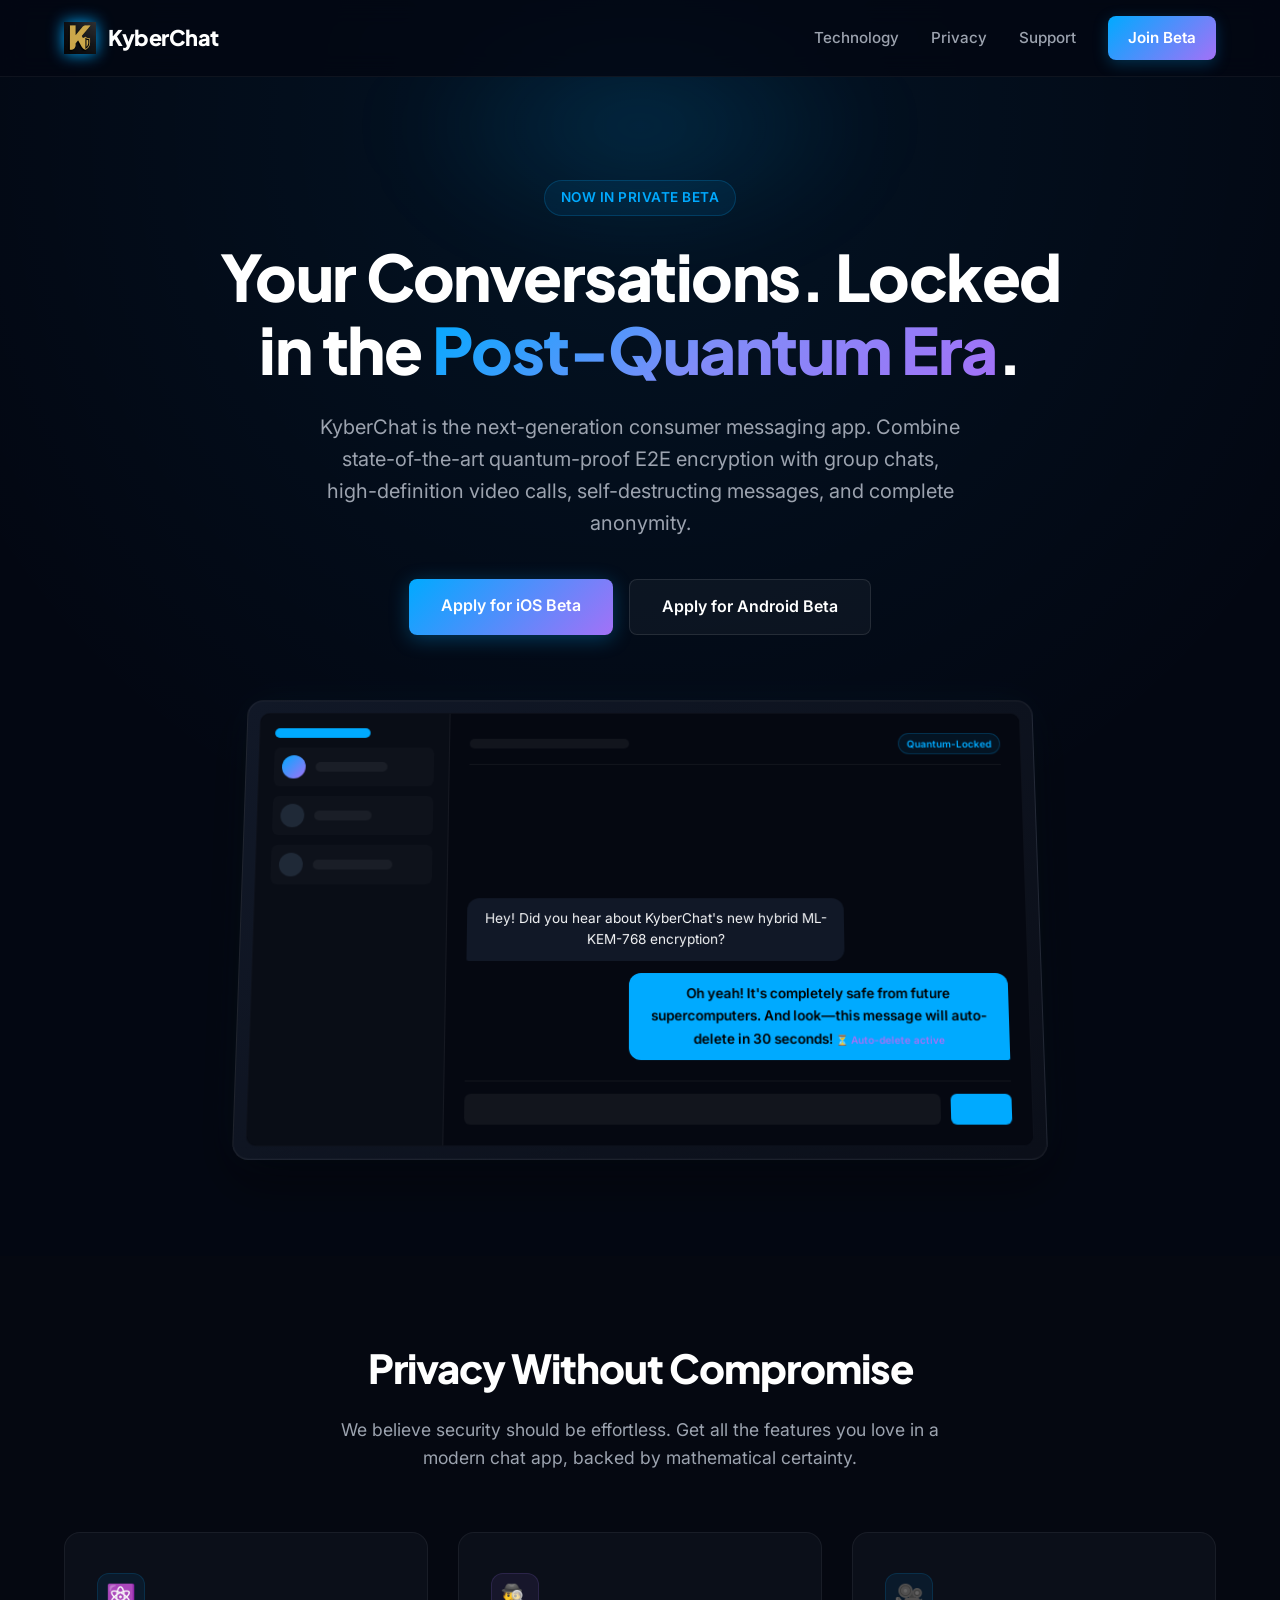
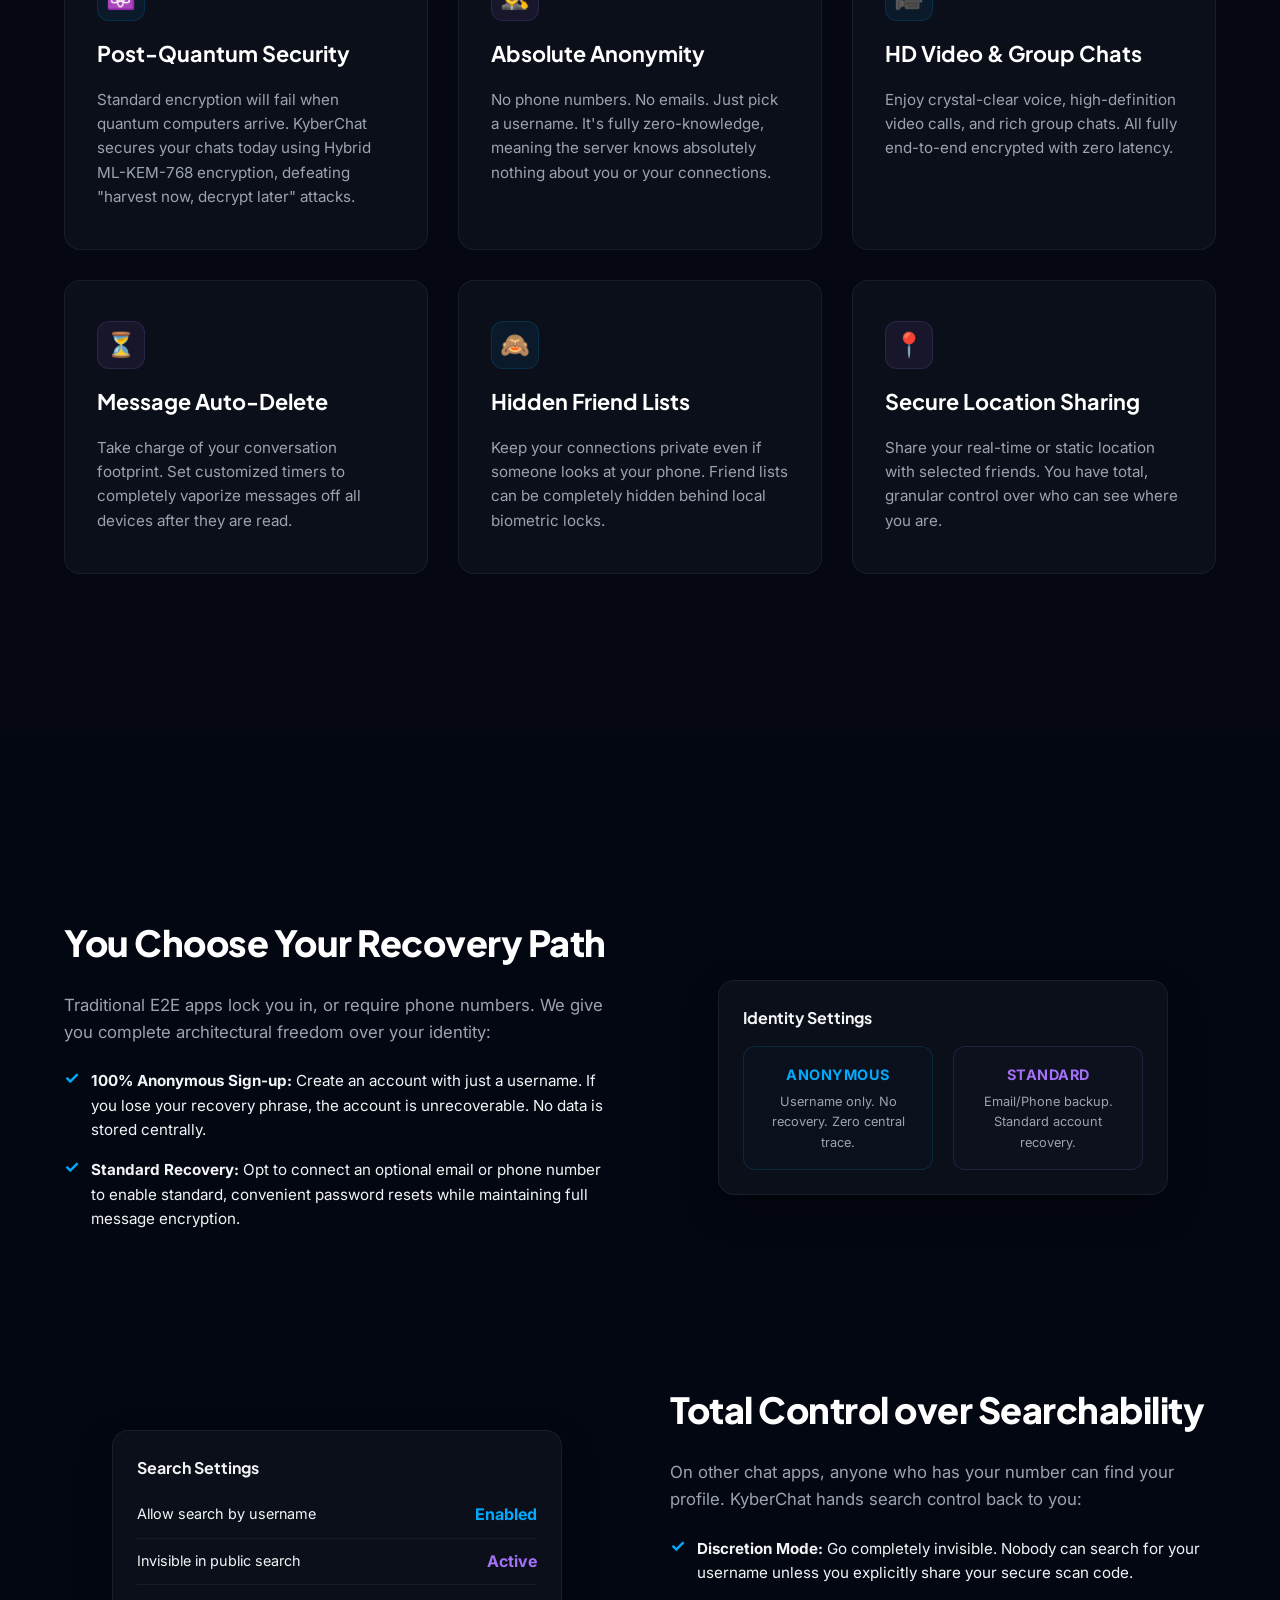
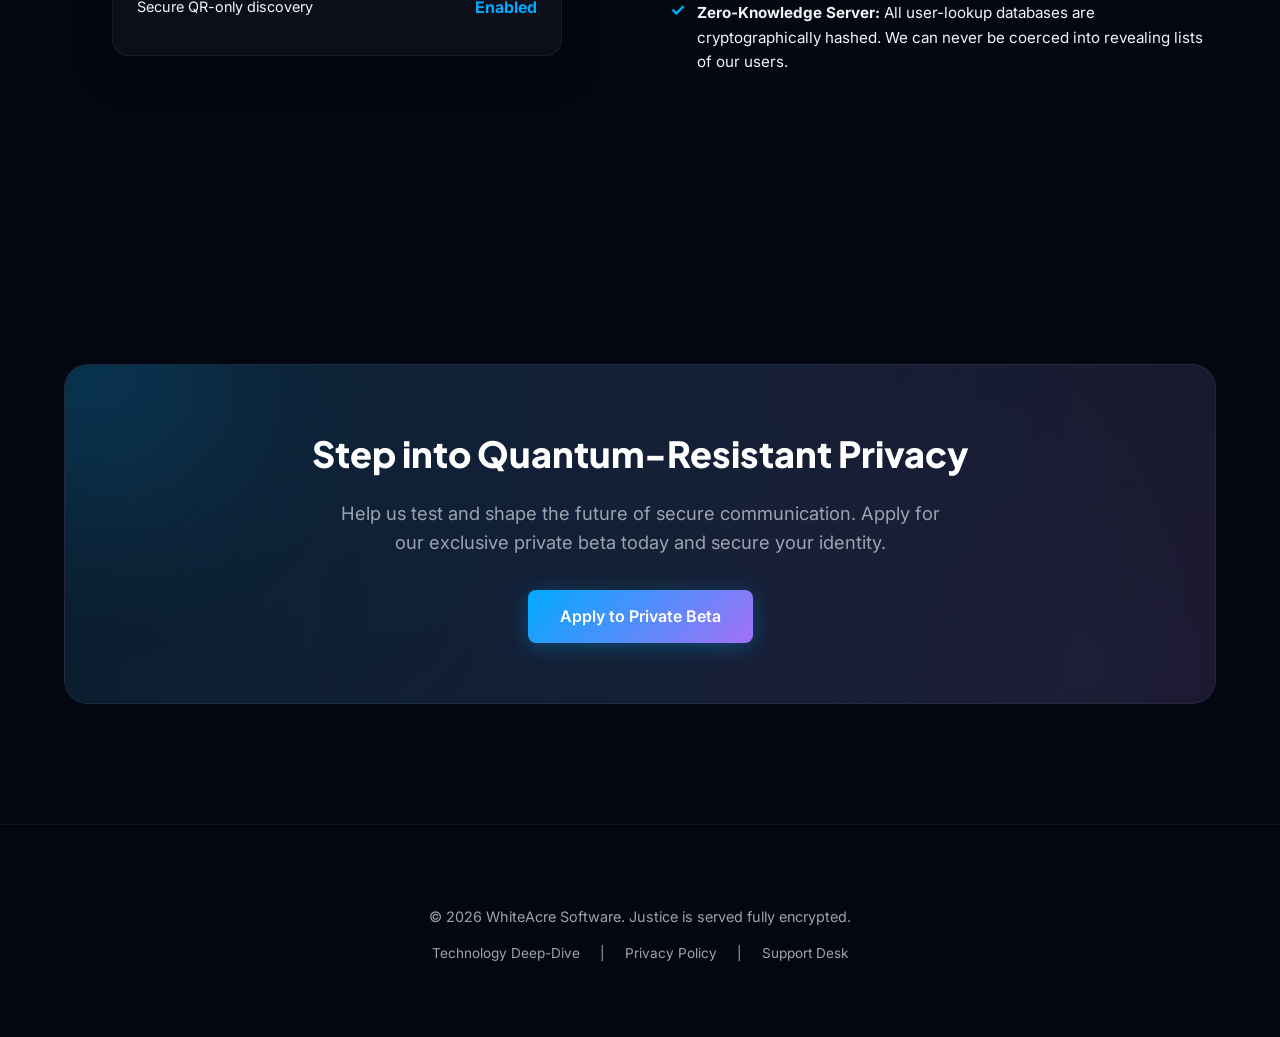
<file: index.html>
<!DOCTYPE html>
<html lang="en">
<head>
    <meta charset="UTF-8">
    <meta name="viewport" content="width=device-width, initial-scale=1.0">
    <title>KyberChat - Beautiful, Post-Quantum Secure E2E Messenger</title>
    <link rel="icon" type="image/x-icon" href="favicon.ico">
    <link rel="stylesheet" href="styles.css">
</head>
<body>

    <!-- Modern Sticky Navbar -->
    <nav class="navbar">
        <div class="container navbar-container">
            <a href="/" class="logo-link">
                <img src="kyberchat_logo.png" alt="KyberChat Logo" class="logo-icon">
                <span class="logo-text">KyberChat</span>
            </a>
            <div class="nav-links">
                <a href="/about">Technology</a>
                <a href="/privacy">Privacy</a>
                <a href="/support">Support</a>
                <a href="/signup" class="btn-nav-signup">Join Beta</a>
            </div>
        </div>
    </nav>

    <!-- Glowing Hero Section -->
    <section class="hero">
        <div class="hero-glow"></div>
        <div class="container">
            <div class="badge-new">Now In Private Beta</div>
            <h1>Your Conversations. Locked in the <span>Post-Quantum Era</span>.</h1>
            <p class="hero-description">
                KyberChat is the next-generation consumer messaging app. Combine state-of-the-art quantum-proof E2E encryption with group chats, high-definition video calls, self-destructing messages, and complete anonymity.
            </p>
            <div class="hero-actions">
                <a href="/signup?platform=ios" class="btn-primary">Apply for iOS Beta</a>
                <a href="/signup?platform=android" class="btn-secondary">Apply for Android Beta</a>
            </div>

            <!-- Device Mockup Frame -->
            <div class="mockup-container">
                <div class="app-mockup">
                    <div class="mockup-inner">
                        <div class="mockup-sidebar">
                            <div class="mockup-bar active"></div>
                            <div class="mockup-user-item">
                                <div class="mockup-avatar active"></div>
                                <div class="mockup-bar" style="width: 50%;"></div>
                            </div>
                            <div class="mockup-user-item">
                                <div class="mockup-avatar"></div>
                                <div class="mockup-bar" style="width: 40%;"></div>
                            </div>
                            <div class="mockup-user-item">
                                <div class="mockup-avatar"></div>
                                <div class="mockup-bar" style="width: 55%;"></div>
                            </div>
                        </div>
                        <div class="mockup-chat">
                            <div class="mockup-chat-header">
                                <div class="mockup-bar" style="width: 30%;"></div>
                                <span class="badge" style="font-size: 10px; padding: 2px 8px;">Quantum-Locked</span>
                            </div>
                            <div class="mockup-chat-messages">
                                <div class="mockup-msg left">
                                    Hey! Did you hear about KyberChat's new hybrid ML-KEM-768 encryption?
                                </div>
                                <div class="mockup-msg right">
                                    Oh yeah! It's completely safe from future supercomputers. And look—this message will auto-delete in 30 seconds!
                                    <div class="mockup-timer-badge">⏳ Auto-delete active</div>
                                </div>
                            </div>
                            <div class="mockup-chat-input">
                                <div class="mockup-bar" style="flex: 1; height: 30px; border-radius: 6px;"></div>
                                <div class="mockup-bar" style="width: 60px; height: 30px; border-radius: 6px; background: var(--primary-blue);"></div>
                            </div>
                        </div>
                    </div>
                </div>
            </div>

        </div>
    </section>

    <!-- Core Values Section -->
    <section id="features" style="padding: 80px 0; background: #050811;">
        <div class="container">
            <div class="section-header">
                <h2>Privacy Without Compromise</h2>
                <p>We believe security should be effortless. Get all the features you love in a modern chat app, backed by mathematical certainty.</p>
            </div>

            <div class="features-grid">
                <!-- Card 1 -->
                <div class="feature-card">
                    <div class="feature-icon-wrapper">⚛️</div>
                    <h3>Post-Quantum Security</h3>
                    <p>Standard encryption will fail when quantum computers arrive. KyberChat secures your chats today using Hybrid ML-KEM-768 encryption, defeating "harvest now, decrypt later" attacks.</p>
                </div>

                <!-- Card 2 -->
                <div class="feature-card purple">
                    <div class="feature-icon-wrapper">🕵️‍♂️</div>
                    <h3>Absolute Anonymity</h3>
                    <p>No phone numbers. No emails. Just pick a username. It's fully zero-knowledge, meaning the server knows absolutely nothing about you or your connections.</p>
                </div>

                <!-- Card 3 -->
                <div class="feature-card">
                    <div class="feature-icon-wrapper">🎥</div>
                    <h3>HD Video & Group Chats</h3>
                    <p>Enjoy crystal-clear voice, high-definition video calls, and rich group chats. All fully end-to-end encrypted with zero latency.</p>
                </div>

                <!-- Card 4 -->
                <div class="feature-card purple">
                    <div class="feature-icon-wrapper">⏳</div>
                    <h3>Message Auto-Delete</h3>
                    <p>Take charge of your conversation footprint. Set customized timers to completely vaporize messages off all devices after they are read.</p>
                </div>

                <!-- Card 5 -->
                <div class="feature-card">
                    <div class="feature-icon-wrapper">🙈</div>
                    <h3>Hidden Friend Lists</h3>
                    <p>Keep your connections private even if someone looks at your phone. Friend lists can be completely hidden behind local biometric locks.</p>
                </div>

                <!-- Card 6 -->
                <div class="feature-card purple">
                    <div class="feature-icon-wrapper">📍</div>
                    <h3>Secure Location Sharing</h3>
                    <p>Share your real-time or static location with selected friends. You have total, granular control over who can see where you are.</p>
                </div>
            </div>
        </div>
    </section>

    <!-- Side-by-Side Deep Dives -->
    <section style="padding: 60px 0;">
        <div class="container">
            
            <!-- Row 1: Account Flexibility -->
            <div class="detail-row">
                <div class="detail-content">
                    <h2>You Choose Your Recovery Path</h2>
                    <p>Traditional E2E apps lock you in, or require phone numbers. We give you complete architectural freedom over your identity:</p>
                    <div class="detail-feature-list">
                        <div class="detail-list-item">
                            <span class="detail-list-icon">✓</span>
                            <div><strong>100% Anonymous Sign-up:</strong> Create an account with just a username. If you lose your recovery phrase, the account is unrecoverable. No data is stored centrally.</div>
                        </div>
                        <div class="detail-list-item">
                            <span class="detail-list-icon">✓</span>
                            <div><strong>Standard Recovery:</strong> Opt to connect an optional email or phone number to enable standard, convenient password resets while maintaining full message encryption.</div>
                        </div>
                    </div>
                </div>
                <div class="detail-image-panel">
                    <div class="detail-image-box">
                        <h4 style="margin-bottom: 15px; font-family: 'Plus Jakarta Sans', sans-serif;">Identity Settings</h4>
                        <div class="account-choice-split">
                            <div class="choice-box blue">
                                <div class="choice-title">Anonymous</div>
                                <div class="choice-desc">Username only. No recovery. Zero central trace.</div>
                            </div>
                            <div class="choice-box purple">
                                <div class="choice-title">Standard</div>
                                <div class="choice-desc">Email/Phone backup. Standard account recovery.</div>
                            </div>
                        </div>
                    </div>
                </div>
            </div>

            <!-- Row 2: Search Control & Sever Security -->
            <div class="detail-row reverse">
                <div class="detail-content">
                    <h2>Total Control over Searchability</h2>
                    <p>On other chat apps, anyone who has your number can find your profile. KyberChat hands search control back to you:</p>
                    <div class="detail-feature-list">
                        <div class="detail-list-item">
                            <span class="detail-list-icon">✓</span>
                            <div><strong>Discretion Mode:</strong> Go completely invisible. Nobody can search for your username unless you explicitly share your secure scan code.</div>
                        </div>
                        <div class="detail-list-item">
                            <span class="detail-list-icon">✓</span>
                            <div><strong>Zero-Knowledge Server:</strong> All user-lookup databases are cryptographically hashed. We can never be coerced into revealing lists of our users.</div>
                        </div>
                    </div>
                </div>
                <div class="detail-image-panel">
                    <div class="detail-image-box" style="text-align: left;">
                        <h4 style="margin-bottom: 12px; font-family: 'Plus Jakarta Sans', sans-serif;">Search Settings</h4>
                        <div style="display: flex; justify-content: space-between; padding: 10px 0; border-bottom: 1px solid rgba(255,255,255,0.05);">
                            <span style="font-size: 0.9rem;">Allow search by username</span>
                            <span style="color: var(--primary-blue); font-weight: bold;">Enabled</span>
                        </div>
                        <div style="display: flex; justify-content: space-between; padding: 10px 0; border-bottom: 1px solid rgba(255,255,255,0.05);">
                            <span style="font-size: 0.9rem;">Invisible in public search</span>
                            <span style="color: var(--accent-purple); font-weight: bold;">Active</span>
                        </div>
                        <div style="display: flex; justify-content: space-between; padding: 10px 0;">
                            <span style="font-size: 0.9rem;">Secure QR-only discovery</span>
                            <span style="color: var(--primary-blue); font-weight: bold;">Enabled</span>
                        </div>
                    </div>
                </div>
            </div>

        </div>
    </section>

    <!-- Call to Action Banner -->
    <section class="container">
        <div class="cta-banner">
            <div class="cta-banner-glow"></div>
            <h2>Step into Quantum-Resistant Privacy</h2>
            <p>Help us test and shape the future of secure communication. Apply for our exclusive private beta today and secure your identity.</p>
            <a href="/signup" class="btn-primary">Apply to Private Beta</a>
        </div>
    </section>

    <!-- Beautiful Footer -->
    <footer>
        <div class="container">
            <p>&copy; 2026 WhiteAcre Software. Justice is served fully encrypted.</p>
            <p style="margin-top: 15px; font-size: 0.85rem; display: flex; justify-content: center; gap: 20px;">
                <a href="/about">Technology Deep-Dive</a>
                <span>|</span>
                <a href="/privacy">Privacy Policy</a>
                <span>|</span>
                <a href="/support">Support Desk</a>
            </p>
        </div>
    </footer>

</body>
</html>
</file>
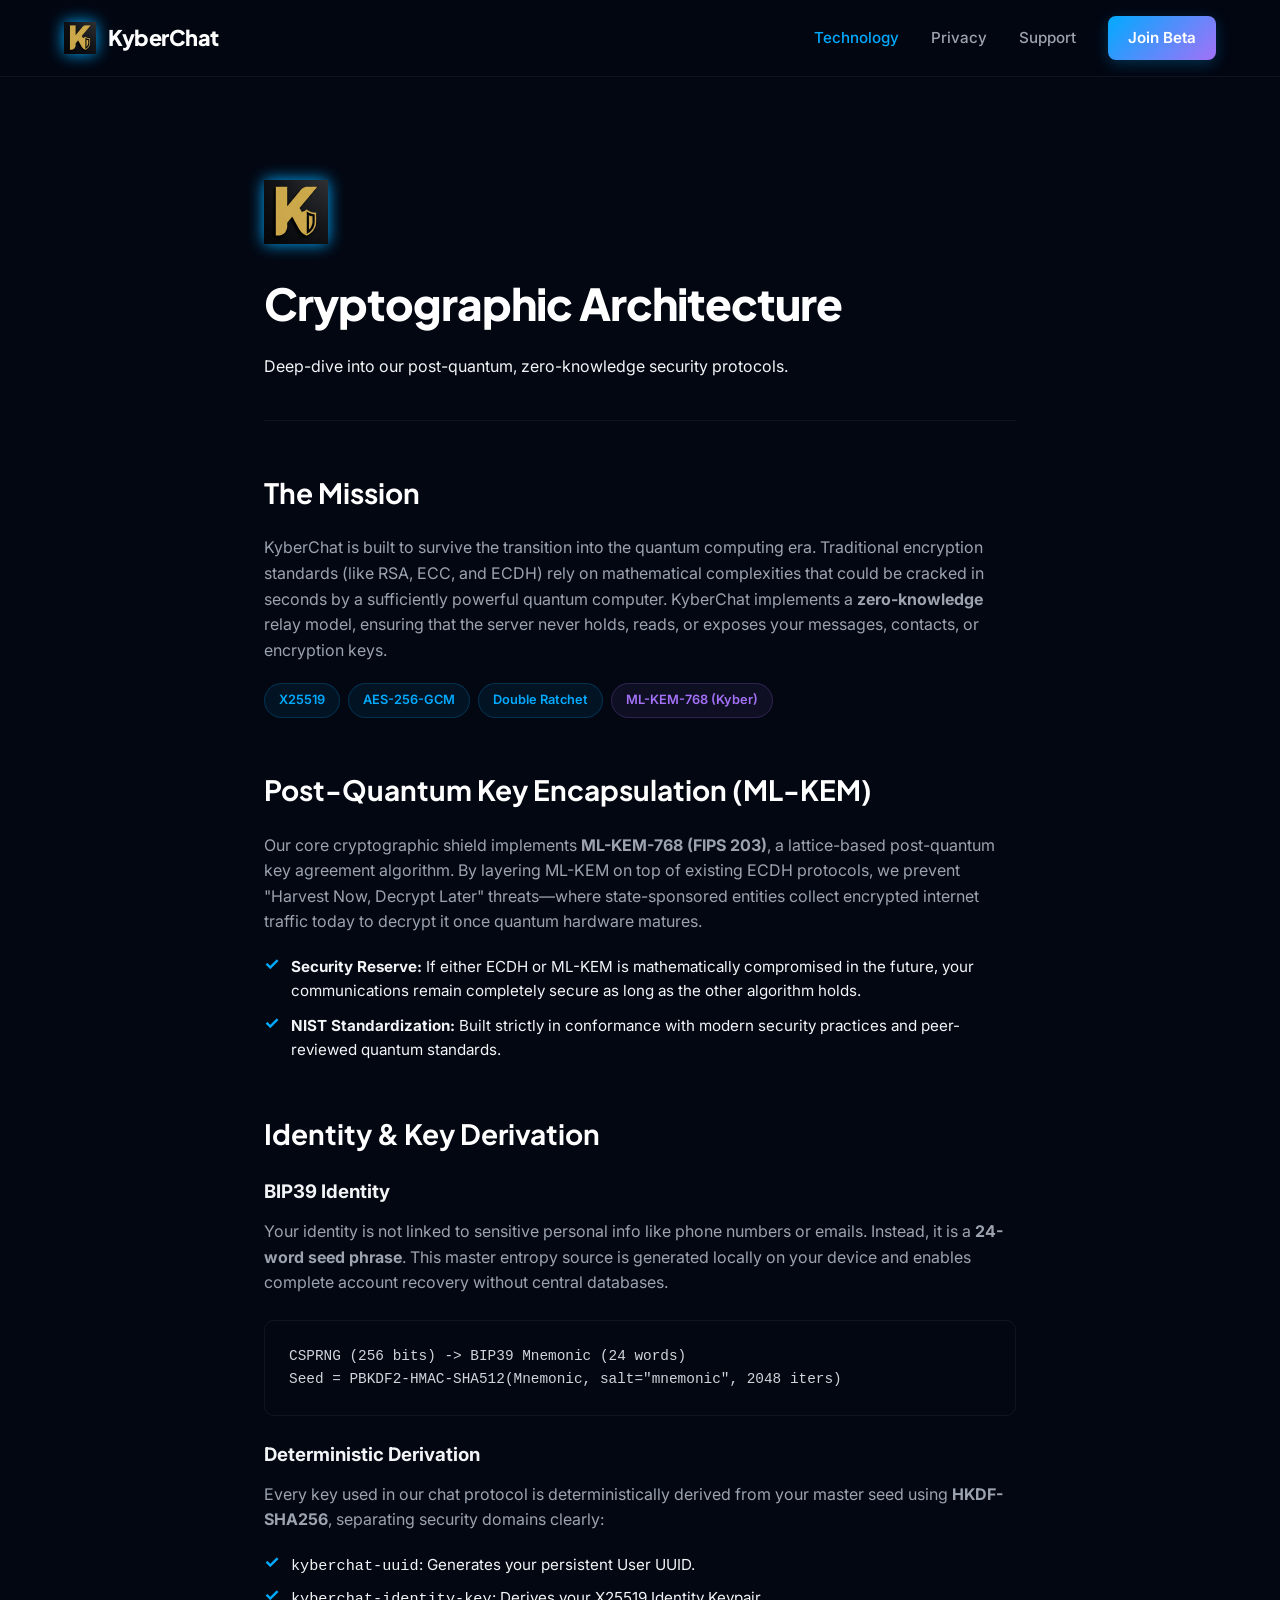
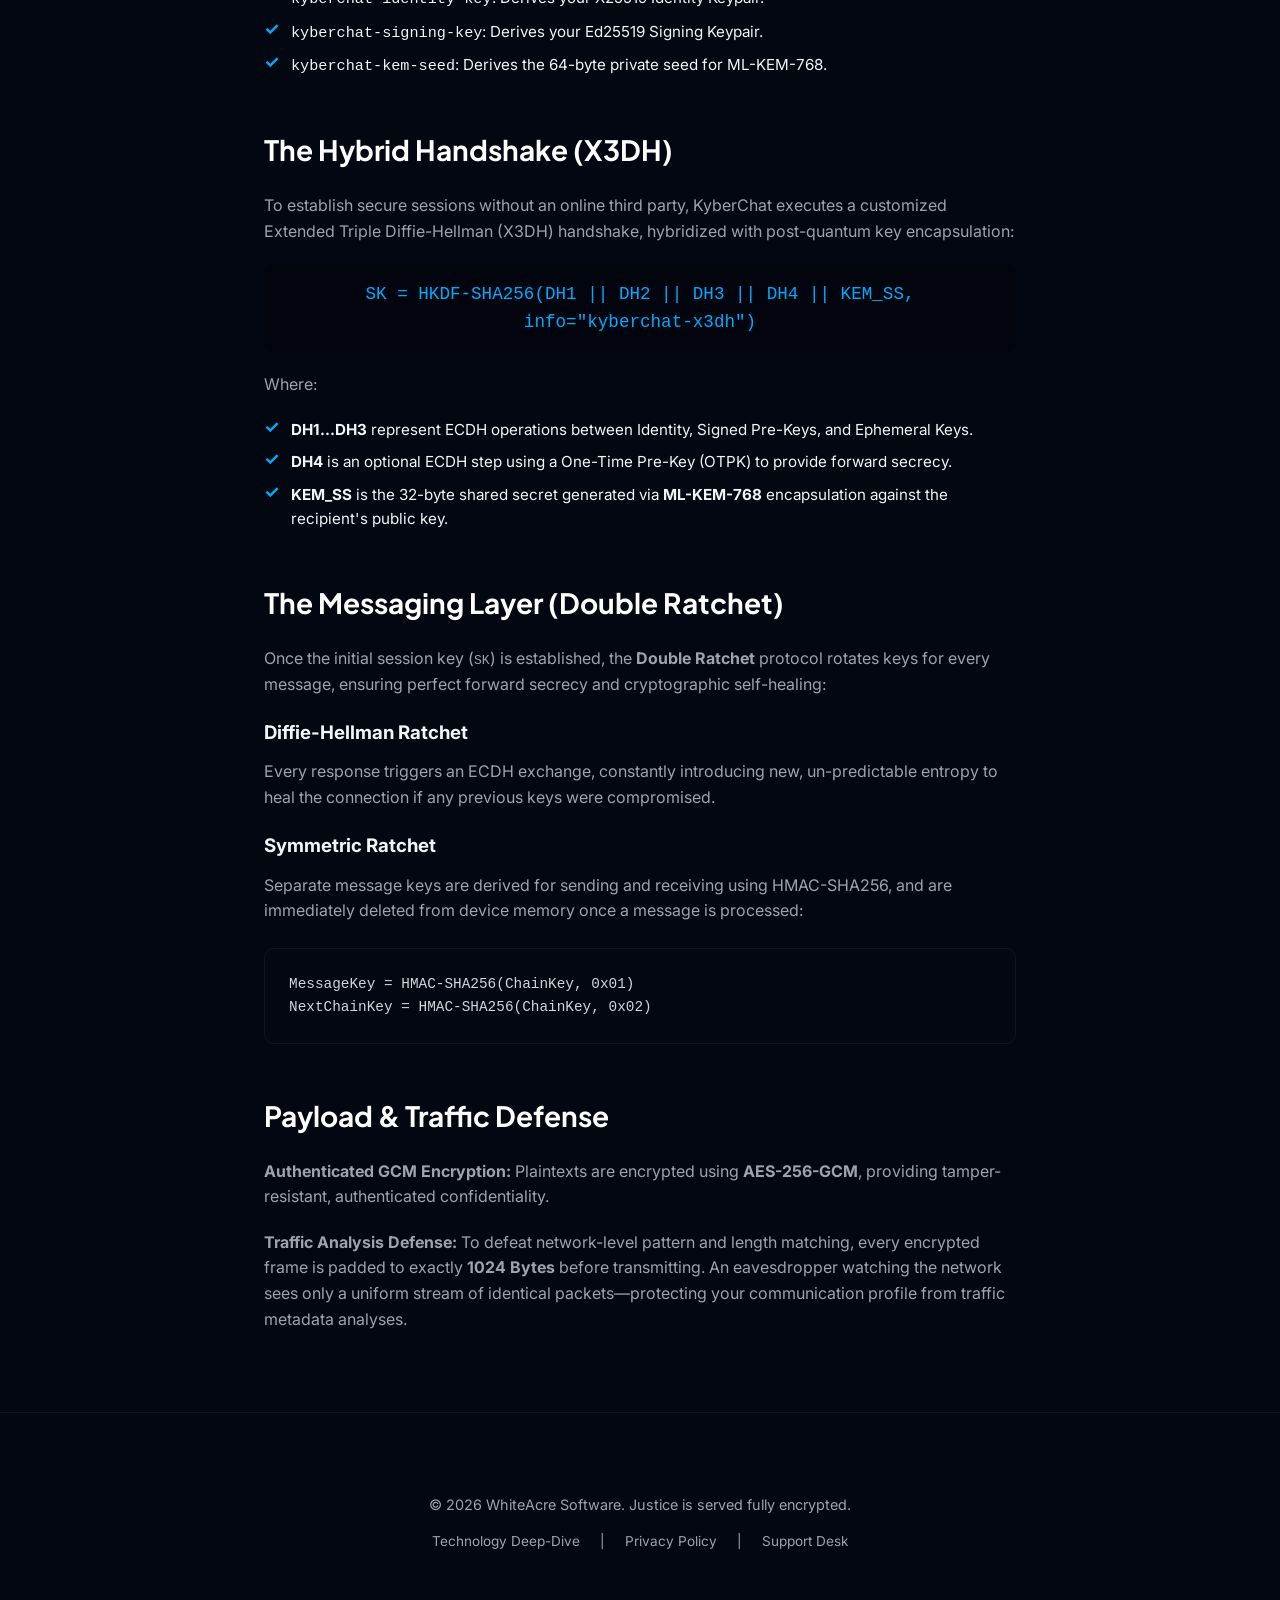
<file: about.html>
<!DOCTYPE html>
<html lang="en">
<head>
    <meta charset="UTF-8">
    <meta name="viewport" content="width=device-width, initial-scale=1.0">
    <title>Cryptographic Architecture - KyberChat</title>
    <link rel="icon" type="image/x-icon" href="favicon.ico">
    <link rel="stylesheet" href="styles.css">
</head>
<body>

    <!-- Modern Sticky Navbar -->
    <nav class="navbar">
        <div class="container navbar-container">
            <a href="/" class="logo-link">
                <img src="kyberchat_logo.png" alt="KyberChat Logo" class="logo-icon">
                <span class="logo-text">KyberChat</span>
            </a>
            <div class="nav-links">
                <a href="/about" class="active">Technology</a>
                <a href="/privacy">Privacy</a>
                <a href="/support">Support</a>
                <a href="/signup" class="btn-nav-signup">Join Beta</a>
            </div>
        </div>
    </nav>

    <!-- Tech Specs Detail Container -->
    <div class="container tech-spec-container">
        <header style="text-align: left; padding: 40px 0; border-bottom: 1px solid rgba(255,255,255,0.05); margin-bottom: 40px;">
            <img src="kyberchat_logo.png" alt="KyberChat Logo" class="logo-icon" style="width: 64px; height: 64px; margin-bottom: 16px;">
            <h1>Cryptographic Architecture</h1>
            <p class="subtitle">Deep-dive into our post-quantum, zero-knowledge security protocols.</p>
        </header>

        <!-- Section 1 -->
        <section class="tech-section">
            <h2>The Mission</h2>
            <div class="card">
                <p>KyberChat is built to survive the transition into the quantum computing era. Traditional encryption standards (like RSA, ECC, and ECDH) rely on mathematical complexities that could be cracked in seconds by a sufficiently powerful quantum computer. KyberChat implements a <strong>zero-knowledge</strong> relay model, ensuring that the server never holds, reads, or exposes your messages, contacts, or encryption keys.</p>
                <div class="badges">
                    <span class="badge">X25519</span>
                    <span class="badge">AES-256-GCM</span>
                    <span class="badge">Double Ratchet</span>
                    <span class="badge pqc-badge">ML-KEM-768 (Kyber)</span>
                </div>
            </div>
        </section>

        <!-- Section 2 -->
        <section class="tech-section">
            <h2>Post-Quantum Key Encapsulation (ML-KEM)</h2>
            <div class="card">
                <p>Our core cryptographic shield implements <strong>ML-KEM-768 (FIPS 203)</strong>, a lattice-based post-quantum key agreement algorithm. By layering ML-KEM on top of existing ECDH protocols, we prevent "Harvest Now, Decrypt Later" threats—where state-sponsored entities collect encrypted internet traffic today to decrypt it once quantum hardware matures.</p>
                <ul>
                    <li class="detail-list-item" style="margin-bottom: 10px;">
                        <span class="detail-list-icon">✓</span>
                        <div><strong>Security Reserve:</strong> If either ECDH or ML-KEM is mathematically compromised in the future, your communications remain completely secure as long as the other algorithm holds.</div>
                    </li>
                    <li class="detail-list-item">
                        <span class="detail-list-icon">✓</span>
                        <div><strong>NIST Standardization:</strong> Built strictly in conformance with modern security practices and peer-reviewed quantum standards.</div>
                    </li>
                </ul>
            </div>
        </section>

        <!-- Section 3 -->
        <section class="tech-section">
            <h2>Identity & Key Derivation</h2>
            <div class="card">
                <h3 style="margin-bottom: 12px;">BIP39 Identity</h3>
                <p>Your identity is not linked to sensitive personal info like phone numbers or emails. Instead, it is a <strong>24-word seed phrase</strong>. This master entropy source is generated locally on your device and enables complete account recovery without central databases.</p>
                
                <pre><code>CSPRNG (256 bits) -> BIP39 Mnemonic (24 words)
Seed = PBKDF2-HMAC-SHA512(Mnemonic, salt="mnemonic", 2048 iters)</code></pre>

                <h3 style="margin-top: 24px; margin-bottom: 12px;">Deterministic Derivation</h3>
                <p>Every key used in our chat protocol is deterministically derived from your master seed using <strong>HKDF-SHA256</strong>, separating security domains clearly:</p>
                <ul>
                    <li class="detail-list-item" style="margin-bottom: 8px;">
                        <span class="detail-list-icon">✓</span>
                        <div><code>kyberchat-uuid</code>: Generates your persistent User UUID.</div>
                    </li>
                    <li class="detail-list-item" style="margin-bottom: 8px;">
                        <span class="detail-list-icon">✓</span>
                        <div><code>kyberchat-identity-key</code>: Derives your X25519 Identity Keypair.</div>
                    </li>
                    <li class="detail-list-item" style="margin-bottom: 8px;">
                        <span class="detail-list-icon">✓</span>
                        <div><code>kyberchat-signing-key</code>: Derives your Ed25519 Signing Keypair.</div>
                    </li>
                    <li class="detail-list-item">
                        <span class="detail-list-icon">✓</span>
                        <div><code>kyberchat-kem-seed</code>: Derives the 64-byte private seed for ML-KEM-768.</div>
                    </li>
                </ul>
            </div>
        </section>

        <!-- Section 4 -->
        <section class="tech-section">
            <h2>The Hybrid Handshake (X3DH)</h2>
            <div class="card">
                <p>To establish secure sessions without an online third party, KyberChat executes a customized Extended Triple Diffie-Hellman (X3DH) handshake, hybridized with post-quantum key encapsulation:</p>
                
                <div class="math-block">
                    SK = HKDF-SHA256(DH1 || DH2 || DH3 || DH4 || KEM_SS, info="kyberchat-x3dh")
                </div>

                <p style="margin-top: 20px;">Where:</p>
                <ul>
                    <li class="detail-list-item" style="margin-bottom: 8px;">
                        <span class="detail-list-icon">✓</span>
                        <div><strong>DH1...DH3</strong> represent ECDH operations between Identity, Signed Pre-Keys, and Ephemeral Keys.</div>
                    </li>
                    <li class="detail-list-item" style="margin-bottom: 8px;">
                        <span class="detail-list-icon">✓</span>
                        <div><strong>DH4</strong> is an optional ECDH step using a One-Time Pre-Key (OTPK) to provide forward secrecy.</div>
                    </li>
                    <li class="detail-list-item">
                        <span class="detail-list-icon">✓</span>
                        <div><strong>KEM_SS</strong> is the 32-byte shared secret generated via <strong>ML-KEM-768</strong> encapsulation against the recipient's public key.</div>
                    </li>
                </ul>
            </div>
        </section>

        <!-- Section 5 -->
        <section class="tech-section">
            <h2>The Messaging Layer (Double Ratchet)</h2>
            <div class="card">
                <p>Once the initial session key (<code>SK</code>) is established, the <strong>Double Ratchet</strong> protocol rotates keys for every message, ensuring perfect forward secrecy and cryptographic self-healing:</p>
                
                <h3 style="margin-top: 20px; margin-bottom: 12px;">Diffie-Hellman Ratchet</h3>
                <p>Every response triggers an ECDH exchange, constantly introducing new, un-predictable entropy to heal the connection if any previous keys were compromised.</p>
                
                <h3 style="margin-top: 20px; margin-bottom: 12px;">Symmetric Ratchet</h3>
                <p>Separate message keys are derived for sending and receiving using HMAC-SHA256, and are immediately deleted from device memory once a message is processed:</p>
                
                <pre><code>MessageKey = HMAC-SHA256(ChainKey, 0x01)
NextChainKey = HMAC-SHA256(ChainKey, 0x02)</code></pre>
            </div>
        </section>

        <!-- Section 6 -->
        <section class="tech-section" style="margin-bottom: 80px;">
            <h2>Payload & Traffic Defense</h2>
            <div class="card">
                <p><strong>Authenticated GCM Encryption:</strong> Plaintexts are encrypted using <strong>AES-256-GCM</strong>, providing tamper-resistant, authenticated confidentiality.</p>
                <p><strong>Traffic Analysis Defense:</strong> To defeat network-level pattern and length matching, every encrypted frame is padded to exactly <strong>1024 Bytes</strong> before transmitting. An eavesdropper watching the network sees only a uniform stream of identical packets—protecting your communication profile from traffic metadata analyses.</p>
            </div>
        </section>
    </div>

    <!-- Beautiful Footer -->
    <footer>
        <div class="container">
            <p>&copy; 2026 WhiteAcre Software. Justice is served fully encrypted.</p>
            <p style="margin-top: 15px; font-size: 0.85rem; display: flex; justify-content: center; gap: 20px;">
                <a href="/about">Technology Deep-Dive</a>
                <span>|</span>
                <a href="/privacy">Privacy Policy</a>
                <span>|</span>
                <a href="/support">Support Desk</a>
            </p>
        </div>
    </footer>

</body>
</html>
</file>
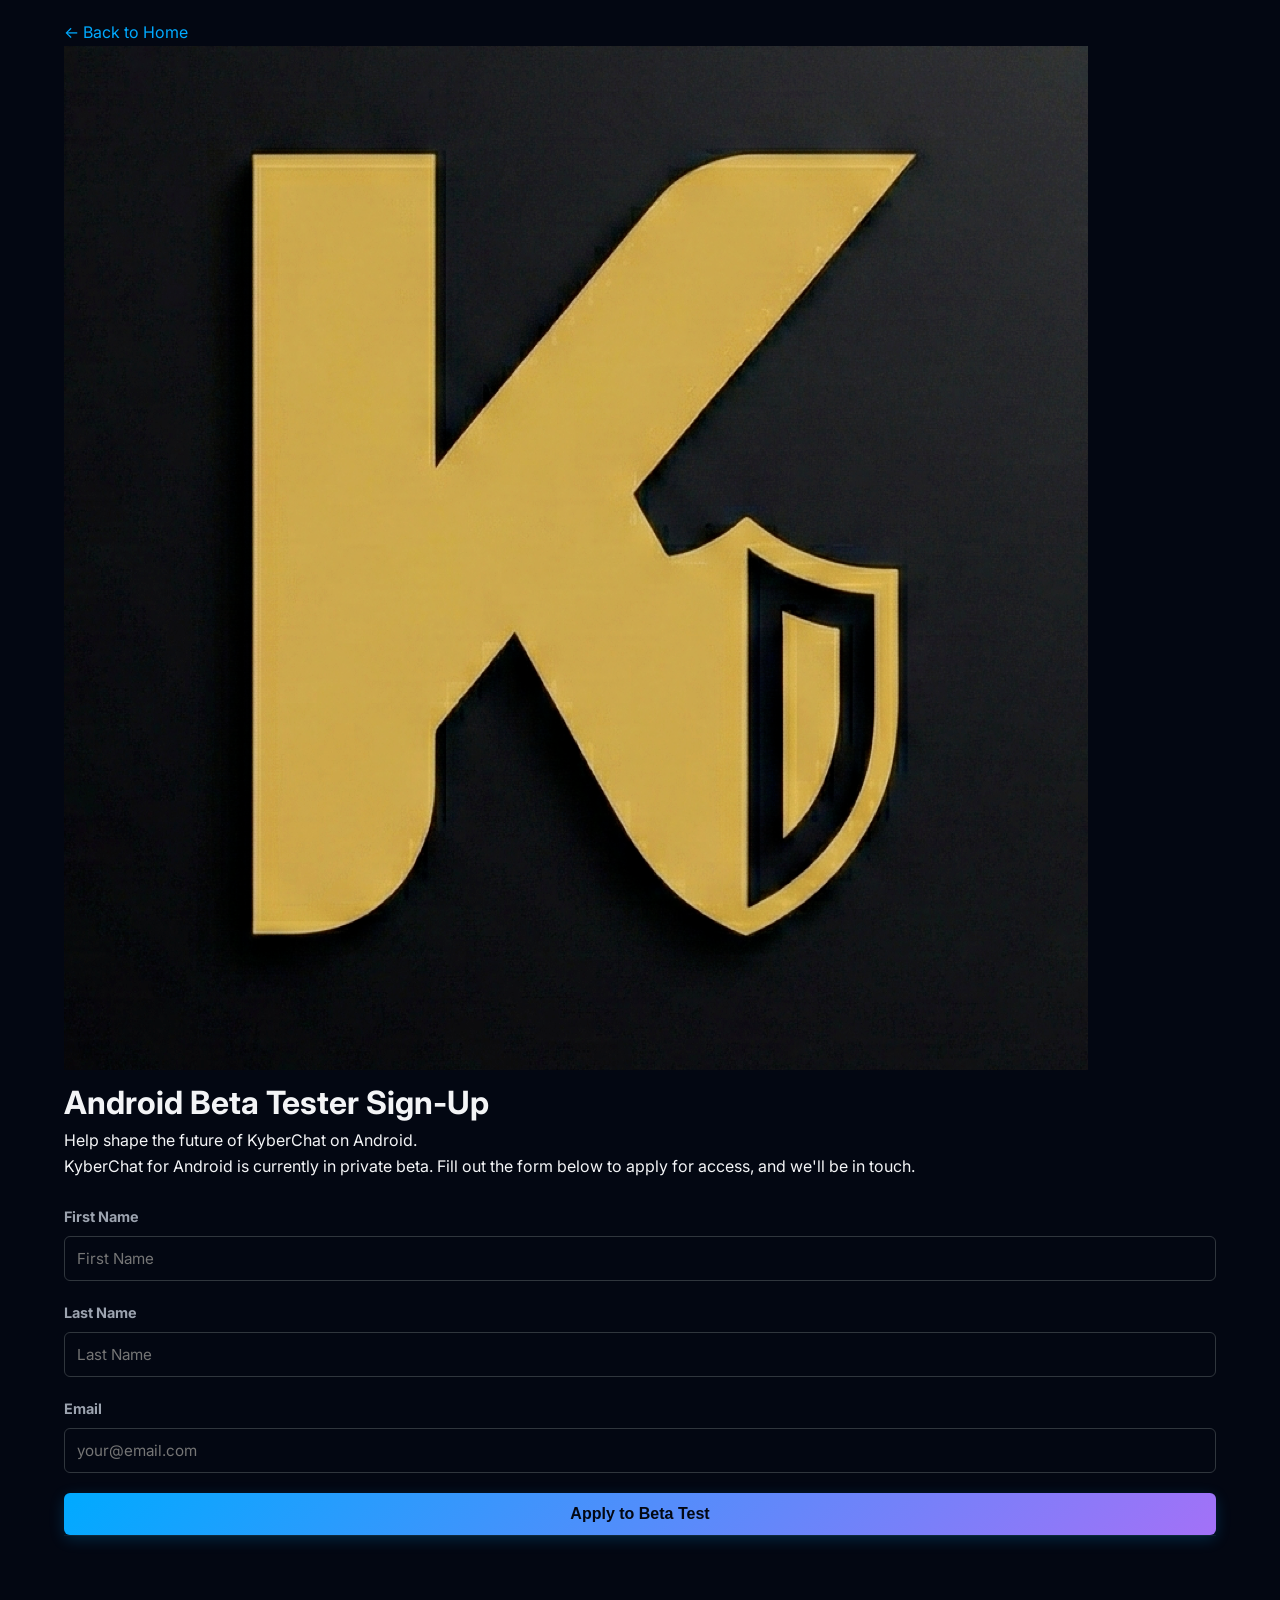
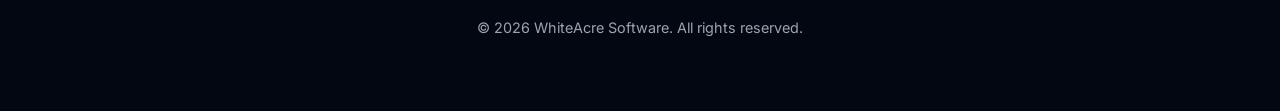
<file: android_beta.html>
<!DOCTYPE html>
<html lang="en">
<head>
    <meta charset="UTF-8">
    <meta name="viewport" content="width=device-width, initial-scale=1.0">
    <title>Android Beta Tester Sign-Up - KyberChat</title>
    <link rel="icon" type="image/x-icon" href="favicon.ico">
    <link rel="stylesheet" href="styles.css">
    <style>
        .form-group {
            margin-bottom: 20px;
        }
        .form-group label {
            display: block;
            margin-bottom: 8px;
            font-weight: bold;
            color: var(--text-dim);
        }
        .form-group input {
            width: 100%;
            padding: 12px;
            background-color: var(--code-bg);
            border: 1px solid #30363d;
            border-radius: 6px;
            font-family: inherit;
            color: var(--text-main);
        }
        .form-group input:focus {
            outline: none;
            border-color: var(--primary-blue);
            box-shadow: 0 0 0 3px var(--accent-glow);
        }
        .btn-submit {
            padding: 12px 24px;
            background-color: var(--primary-blue);
            color: var(--dark-bg);
            border: none;
            border-radius: 6px;
            cursor: pointer;
            font-size: 16px;
            font-weight: bold;
            transition: opacity 0.2s;
        }
        .btn-submit:hover {
            opacity: 0.9;
        }
    </style>
</head>
<body>

    <div class="container">
        <nav style="margin-top: 20px;">
            <a href="index.html" style="color: var(--primary-blue); text-decoration: none;">&larr; Back to Home</a>
        </nav>

        <header>
            <img src="kyberchat_logo.png" alt="KyberChat Logo" class="hero-logo">
            <h1>Android Beta Tester Sign-Up</h1>
            <p class="subtitle">Help shape the future of KyberChat on Android.</p>
        </header>

        <section>
            <div class="card">
                <p style="margin-bottom: 25px;">KyberChat for Android is currently in private beta. Fill out the form below to apply for access, and we'll be in touch.</p>
                <form action="submit_beta_signup.php" method="POST">
                    <div class="form-group">
                        <label for="first_name">First Name</label>
                        <input type="text" id="first_name" name="first_name" required placeholder="First Name" maxlength="100">
                    </div>

                    <div class="form-group">
                        <label for="last_name">Last Name</label>
                        <input type="text" id="last_name" name="last_name" required placeholder="Last Name" maxlength="100">
                    </div>

                    <div class="form-group">
                        <label for="email">Email</label>
                        <input type="email" id="email" name="email" required placeholder="your@email.com" maxlength="255">
                    </div>

                    <button type="submit" class="btn-submit">Apply to Beta Test</button>
                </form>
            </div>
        </section>

        <footer>
            <p>&copy; 2026 WhiteAcre Software. All rights reserved.</p>
        </footer>
    </div>

</body>
</html>
</file>
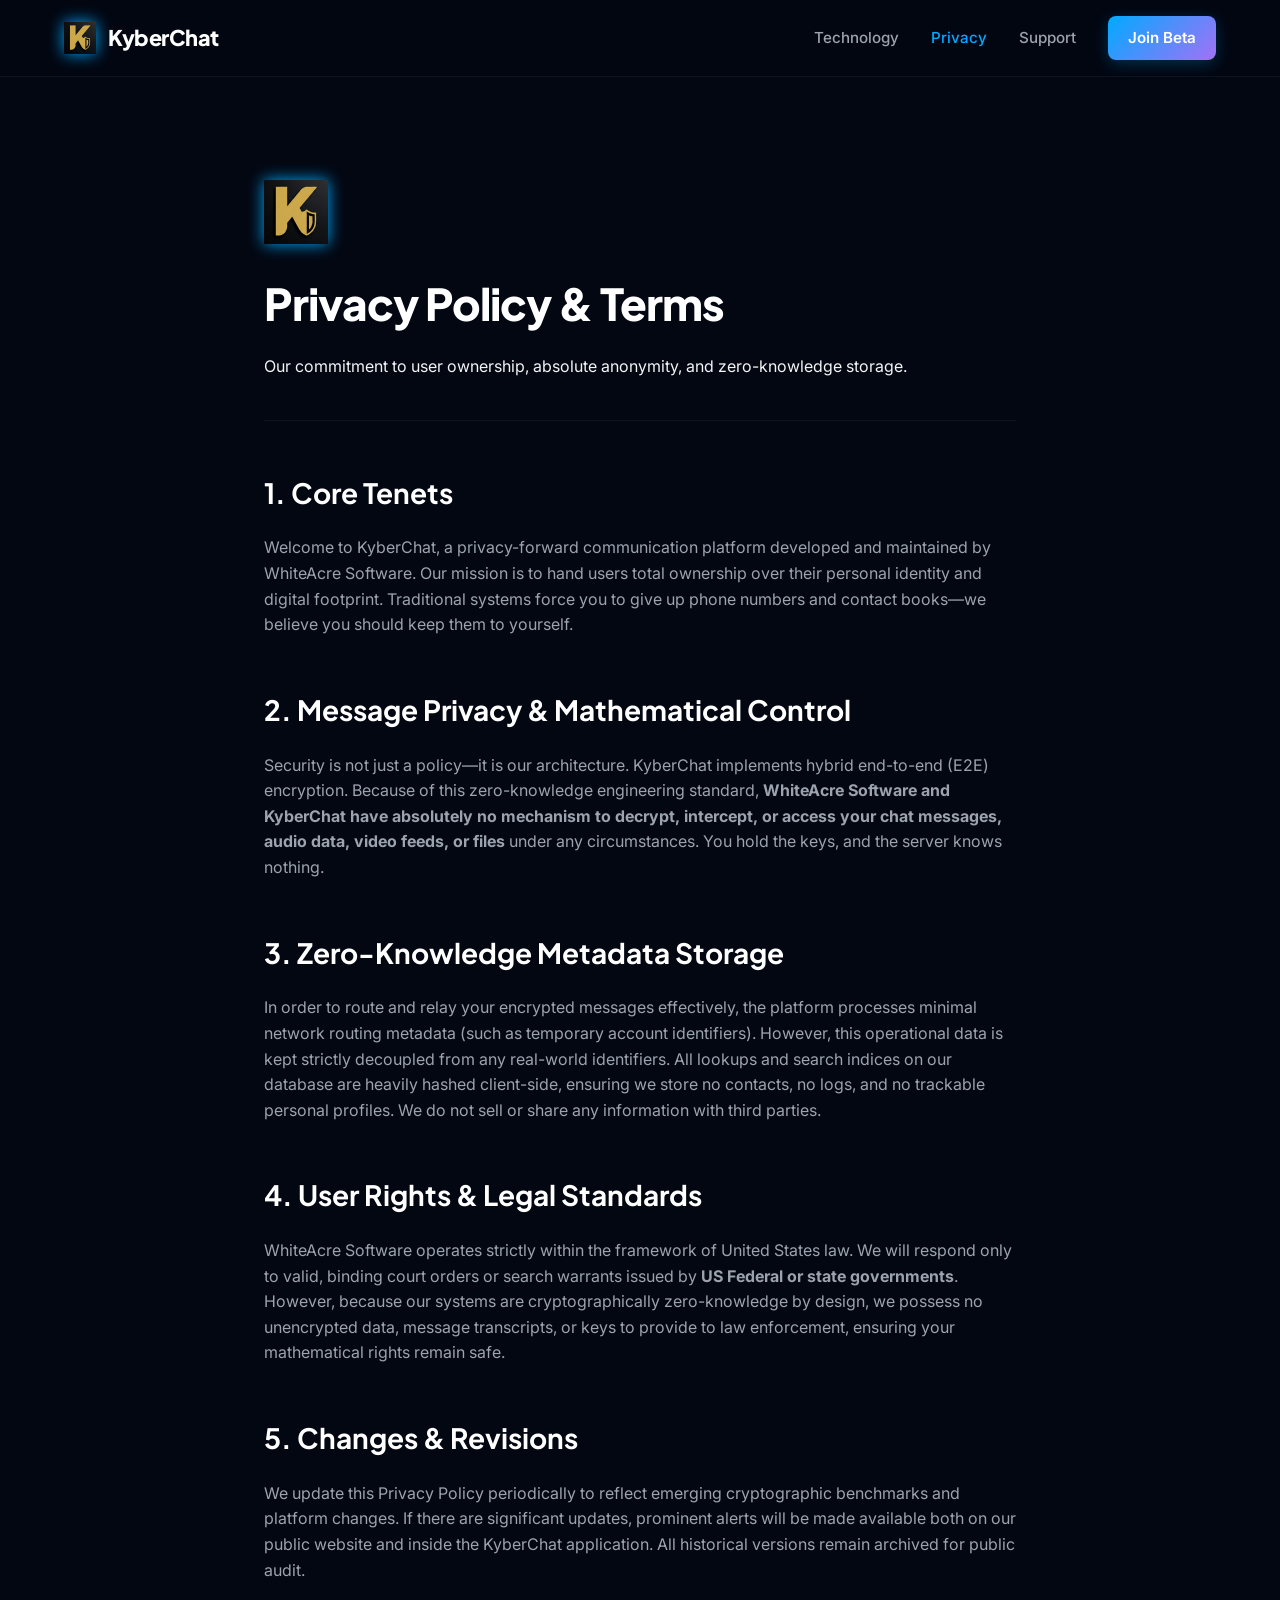
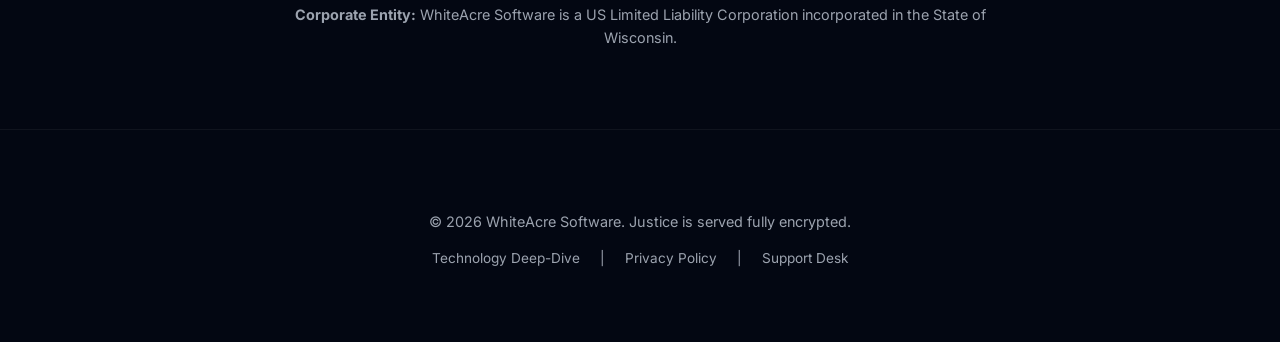
<file: privacy.html>
<!DOCTYPE html>
<html lang="en">
<head>
    <meta charset="UTF-8">
    <meta name="viewport" content="width=device-width, initial-scale=1.0">
    <title>Privacy Policy - KyberChat</title>
    <link rel="icon" type="image/x-icon" href="favicon.ico">
    <link rel="stylesheet" href="styles.css">
</head>
<body>

    <!-- Modern Sticky Navbar -->
    <nav class="navbar">
        <div class="container navbar-container">
            <a href="/" class="logo-link">
                <img src="kyberchat_logo.png" alt="KyberChat Logo" class="logo-icon">
                <span class="logo-text">KyberChat</span>
            </a>
            <div class="nav-links">
                <a href="/about">Technology</a>
                <a href="/privacy" class="active">Privacy</a>
                <a href="/support">Support</a>
                <a href="/signup" class="btn-nav-signup">Join Beta</a>
            </div>
        </div>
    </nav>

    <!-- Content Container -->
    <div class="container tech-spec-container">
        <header style="text-align: left; padding: 40px 0; border-bottom: 1px solid rgba(255,255,255,0.05); margin-bottom: 40px;">
            <img src="kyberchat_logo.png" alt="KyberChat Logo" class="logo-icon" style="width: 64px; height: 64px; margin-bottom: 16px;">
            <h1>Privacy Policy & Terms</h1>
            <p class="subtitle">Our commitment to user ownership, absolute anonymity, and zero-knowledge storage.</p>
        </header>

        <section class="tech-section">
            <h2>1. Core Tenets</h2>
            <div class="card">
                <p>Welcome to KyberChat, a privacy-forward communication platform developed and maintained by WhiteAcre Software. Our mission is to hand users total ownership over their personal identity and digital footprint. Traditional systems force you to give up phone numbers and contact books—we believe you should keep them to yourself.</p>
            </div>
        </section>

        <section class="tech-section">
            <h2>2. Message Privacy & Mathematical Control</h2>
            <div class="card">
                <p>Security is not just a policy—it is our architecture. KyberChat implements hybrid end-to-end (E2E) encryption. Because of this zero-knowledge engineering standard, <strong>WhiteAcre Software and KyberChat have absolutely no mechanism to decrypt, intercept, or access your chat messages, audio data, video feeds, or files</strong> under any circumstances. You hold the keys, and the server knows nothing.</p>
            </div>
        </section>

        <section class="tech-section">
            <h2>3. Zero-Knowledge Metadata Storage</h2>
            <div class="card">
                <p>In order to route and relay your encrypted messages effectively, the platform processes minimal network routing metadata (such as temporary account identifiers). However, this operational data is kept strictly decoupled from any real-world identifiers. All lookups and search indices on our database are heavily hashed client-side, ensuring we store no contacts, no logs, and no trackable personal profiles. We do not sell or share any information with third parties.</p>
            </div>
        </section>

        <section class="tech-section">
            <h2>4. User Rights & Legal Standards</h2>
            <div class="card">
                <p>WhiteAcre Software operates strictly within the framework of United States law. We will respond only to valid, binding court orders or search warrants issued by <b>US Federal or state governments</b>. However, because our systems are cryptographically zero-knowledge by design, we possess no unencrypted data, message transcripts, or keys to provide to law enforcement, ensuring your mathematical rights remain safe.</p>
            </div>
        </section>

        <section class="tech-section" style="margin-bottom: 80px;">
            <h2>5. Changes & Revisions</h2>
            <div class="card">
                <p>We update this Privacy Policy periodically to reflect emerging cryptographic benchmarks and platform changes. If there are significant updates, prominent alerts will be made available both on our public website and inside the KyberChat application. All historical versions remain archived for public audit.</p>
                <p style="margin-top: 20px; font-size: 0.9rem; color: var(--text-dim); text-align: center;">
                    <strong>Corporate Entity:</strong> WhiteAcre Software is a US Limited Liability Corporation incorporated in the State of Wisconsin.
                </p>
            </div>
        </section>
    </div>

    <!-- Beautiful Footer -->
    <footer>
        <div class="container">
            <p>&copy; 2026 WhiteAcre Software. Justice is served fully encrypted.</p>
            <p style="margin-top: 15px; font-size: 0.85rem; display: flex; justify-content: center; gap: 20px;">
                <a href="/about">Technology Deep-Dive</a>
                <span>|</span>
                <a href="/privacy">Privacy Policy</a>
                <span>|</span>
                <a href="/support">Support Desk</a>
            </p>
        </div>
    </footer>

</body>
</html>
</file>
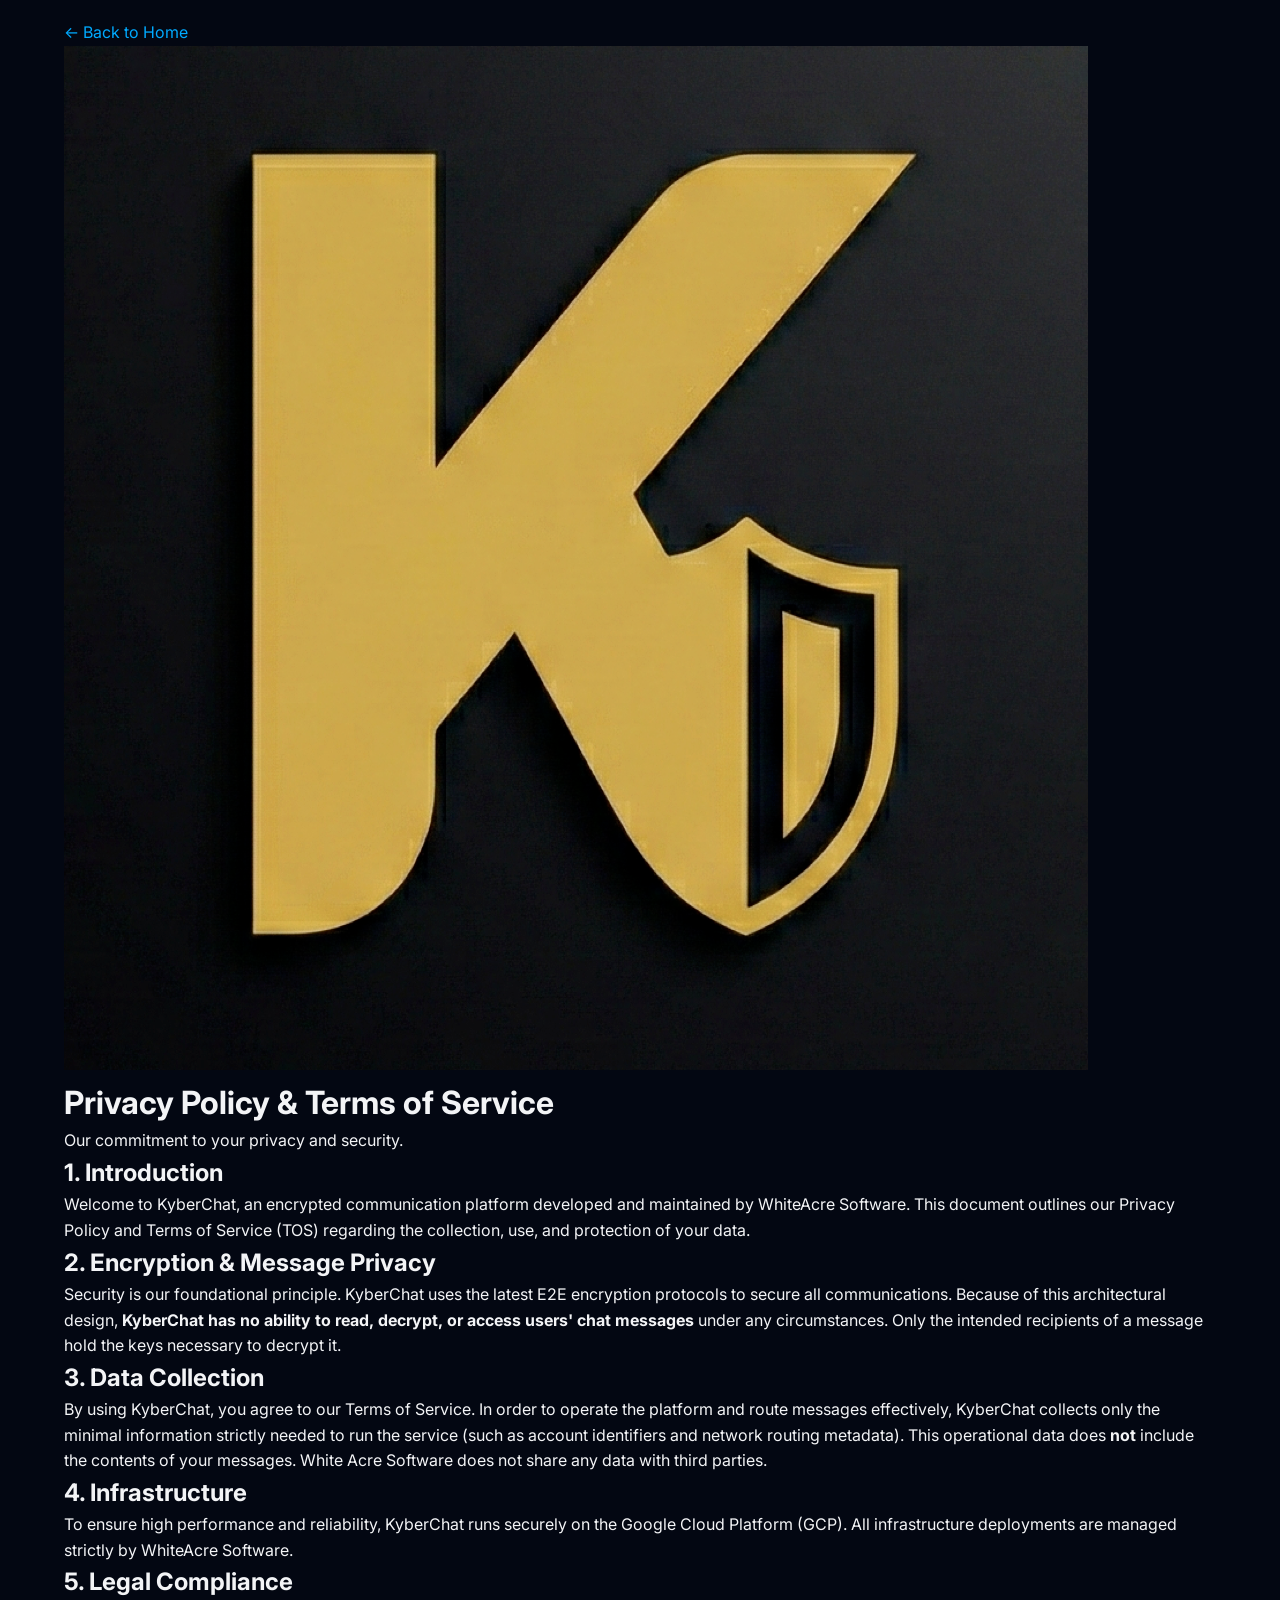
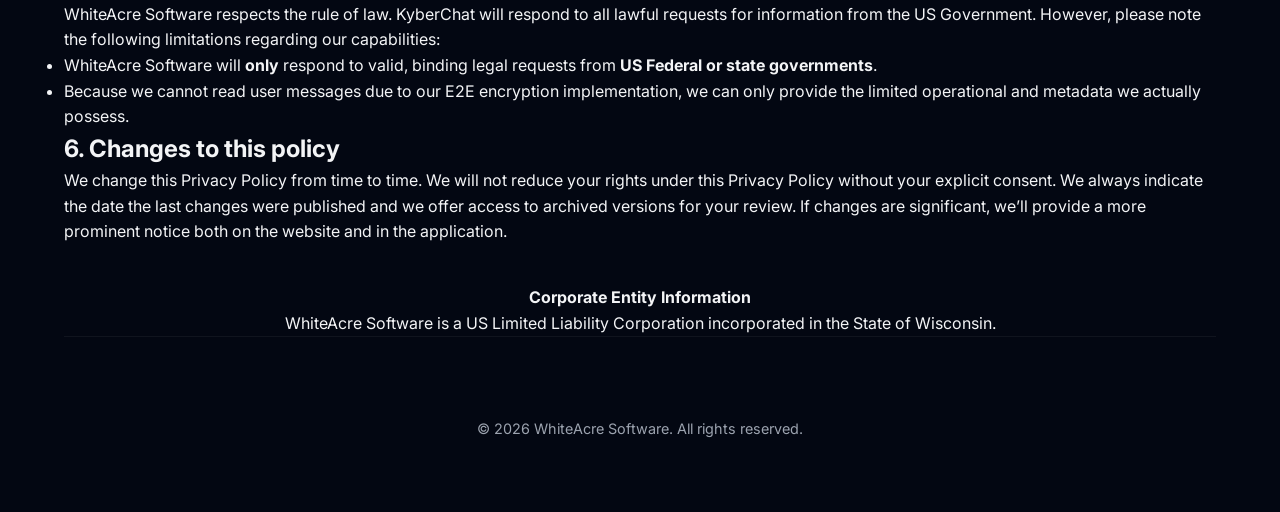
<file: privacy_policy.html>
<!DOCTYPE html>
<html lang="en">
<head>
    <meta charset="UTF-8">
    <meta name="viewport" content="width=device-width, initial-scale=1.0">
    <title>Privacy Policy & Terms of Service - KyberChat</title>
    <link rel="icon" type="image/x-icon" href="favicon.ico">
    <link rel="stylesheet" href="styles.css">
</head>
<body>

    <div class="container">
        <nav style="margin-top: 20px;">
            <a href="index.html" style="color: var(--primary-blue); text-decoration: none;">&larr; Back to Home</a>
        </nav>

        <header>
            <img src="kyberchat_logo.png" alt="KyberChat Logo" class="hero-logo">
            <h1>Privacy Policy & Terms of Service</h1>
            <p class="subtitle">Our commitment to your privacy and security.</p>
        </header>

        <section>
            <h2>1. Introduction</h2>
            <div class="card">
                <p>Welcome to KyberChat, an encrypted communication platform developed and maintained by WhiteAcre Software. This document outlines our Privacy Policy and Terms of Service (TOS) regarding the collection, use, and protection of your data.</p>
            </div>
        </section>

        <section>
            <h2>2. Encryption & Message Privacy</h2>
            <div class="card">
                <p>Security is our foundational principle. KyberChat uses the latest E2E encryption protocols to secure all communications. Because of this architectural design, <strong>KyberChat has no ability to read, decrypt, or access users' chat messages</strong> under any circumstances. Only the intended recipients of a message hold the keys necessary to decrypt it.</p>
            </div>
        </section>

        <section>
            <h2>3. Data Collection</h2>
            <div class="card">
                <p>By using KyberChat, you agree to our Terms of Service. In order to operate the platform and route messages effectively, KyberChat collects only the minimal information strictly needed to run the service (such as account identifiers and network routing metadata). This operational data does <strong>not</strong> include the contents of your messages. White Acre Software does not share any data with third parties.</p>
            </div>
        </section>

        <section>
            <h2>4. Infrastructure</h2>
            <div class="card">
                <p>To ensure high performance and reliability, KyberChat runs securely on the Google Cloud Platform (GCP). All infrastructure deployments are managed strictly by WhiteAcre Software.</p>
            </div>
        </section>

        <section>
            <h2>5. Legal Compliance</h2>
            <div class="card">
                <p>WhiteAcre Software respects the rule of law. KyberChat will respond to all lawful requests for information from the US Government. However, please note the following limitations regarding our capabilities:</p>
                <ul>
                    <li>WhiteAcre Software will <strong>only</strong> respond to valid, binding legal requests from <b>US Federal or state governments</b>. </li>
                    <li>Because we cannot read user messages due to our E2E encryption implementation, we can only provide the limited operational and metadata we actually possess. </li>
                </ul>
            </div>
        </section>
        <section>
	  <h2>6. Changes to this policy</h2>
	  <div class="card">
	    <p>
We change this Privacy Policy from time to time. We will not reduce your rights under this Privacy Policy without your explicit consent. We always indicate the date the last changes were published and we offer access to archived versions for your review. If changes are significant, we’ll provide a more prominent notice both on the website and in the application.
	    </p>
	  </div>
	</section>
        <div class="card" style="margin-top: 40px; text-align: center;">
            <strong>Corporate Entity Information</strong><br>
            WhiteAcre Software is a US Limited Liability Corporation incorporated in the State of Wisconsin.
        </div>

        <footer>
            <p>&copy; 2026 WhiteAcre Software. All rights reserved.</p>
        </footer>
    </div>

</body>
</html>
</file>
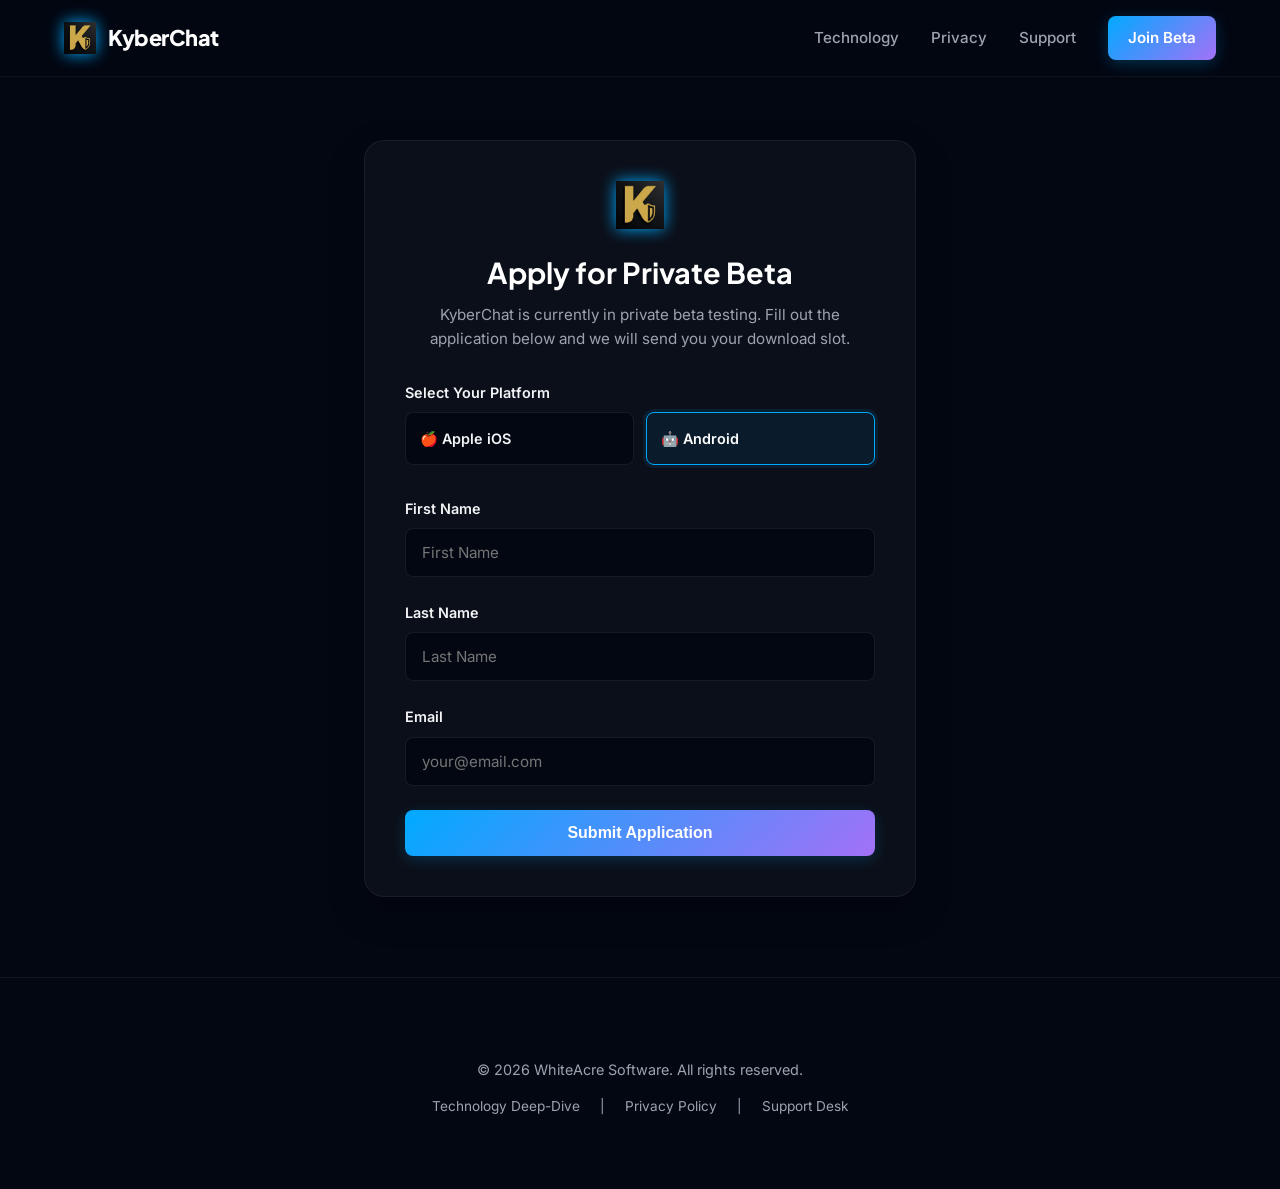
<file: signup.html>
<!DOCTYPE html>
<html lang="en">
<head>
    <meta charset="UTF-8">
    <meta name="viewport" content="width=device-width, initial-scale=1.0">
    <title>Apply for Private Beta - KyberChat</title>
    <link rel="icon" type="image/x-icon" href="favicon.ico">
    <link rel="stylesheet" href="styles.css">
</head>
<body>

    <!-- Modern Sticky Navbar -->
    <nav class="navbar">
        <div class="container navbar-container">
            <a href="/" class="logo-link">
                <img src="kyberchat_logo.png" alt="KyberChat Logo" class="logo-icon">
                <span class="logo-text">KyberChat</span>
            </a>
            <div class="nav-links">
                <a href="/about">Technology</a>
                <a href="/privacy">Privacy</a>
                <a href="/support">Support</a>
                <a href="/signup" class="btn-nav-signup active">Join Beta</a>
            </div>
        </div>
    </nav>

    <!-- Unified Signup Form -->
    <div class="container form-container">
        <div class="form-card">
            <div style="text-align: center; margin-bottom: 30px;">
                <img src="kyberchat_logo.png" alt="KyberChat Logo" class="logo-icon" style="width: 48px; height: 48px; margin-bottom: 12px;">
                <h1 style="font-family: 'Plus Jakarta Sans', sans-serif; font-size: 1.8rem; color: #fff; margin-bottom: 8px;">Apply for Private Beta</h1>
                <p style="font-size: 0.95rem; color: var(--text-dim);">KyberChat is currently in private beta testing. Fill out the application below and we will send you your download slot.</p>
            </div>
            
            <form action="submit_beta_signup.php" method="POST">
                
                <div class="form-group">
                    <label>Select Your Platform</label>
                    <div class="platform-selector">
                        <div class="platform-radio-btn">
                            <input type="radio" id="platform_ios" name="platform" value="ios" required>
                            <label for="platform_ios" class="platform-label">
                                🍎 Apple iOS
                            </label>
                        </div>
                        <div class="platform-radio-btn">
                            <input type="radio" id="platform_android" name="platform" value="android" required checked>
                            <label for="platform_android" class="platform-label">
                                🤖 Android
                            </label>
                        </div>
                    </div>
                </div>

                <div class="form-group">
                    <label for="first_name">First Name</label>
                    <input type="text" id="first_name" name="first_name" required placeholder="First Name" maxlength="100">
                </div>

                <div class="form-group">
                    <label for="last_name">Last Name</label>
                    <input type="text" id="last_name" name="last_name" required placeholder="Last Name" maxlength="100">
                </div>

                <div class="form-group">
                    <label for="email">Email</label>
                    <input type="email" id="email" name="email" required placeholder="your@email.com" maxlength="255">
                </div>

                <button type="submit" class="btn-submit">Submit Application</button>
            </form>
        </div>
    </div>

    <!-- Inline Script to Pre-select Platform based on query parameter -->
    <script>
        document.addEventListener('DOMContentLoaded', function() {
            const params = new URLSearchParams(window.location.search);
            const platform = params.get('platform');
            if (platform === 'ios') {
                document.getElementById('platform_ios').checked = true;
            } else if (platform === 'android') {
                document.getElementById('platform_android').checked = true;
            }
        });
    </script>

    <!-- Beautiful Footer -->
    <footer>
        <div class="container">
            <p>&copy; 2026 WhiteAcre Software. All rights reserved.</p>
            <p style="margin-top: 15px; font-size: 0.85rem; display: flex; justify-content: center; gap: 20px;">
                <a href="/about">Technology Deep-Dive</a>
                <span>|</span>
                <a href="/privacy">Privacy Policy</a>
                <span>|</span>
                <a href="/support">Support Desk</a>
            </p>
        </div>
    </footer>

</body>
</html>
</file>
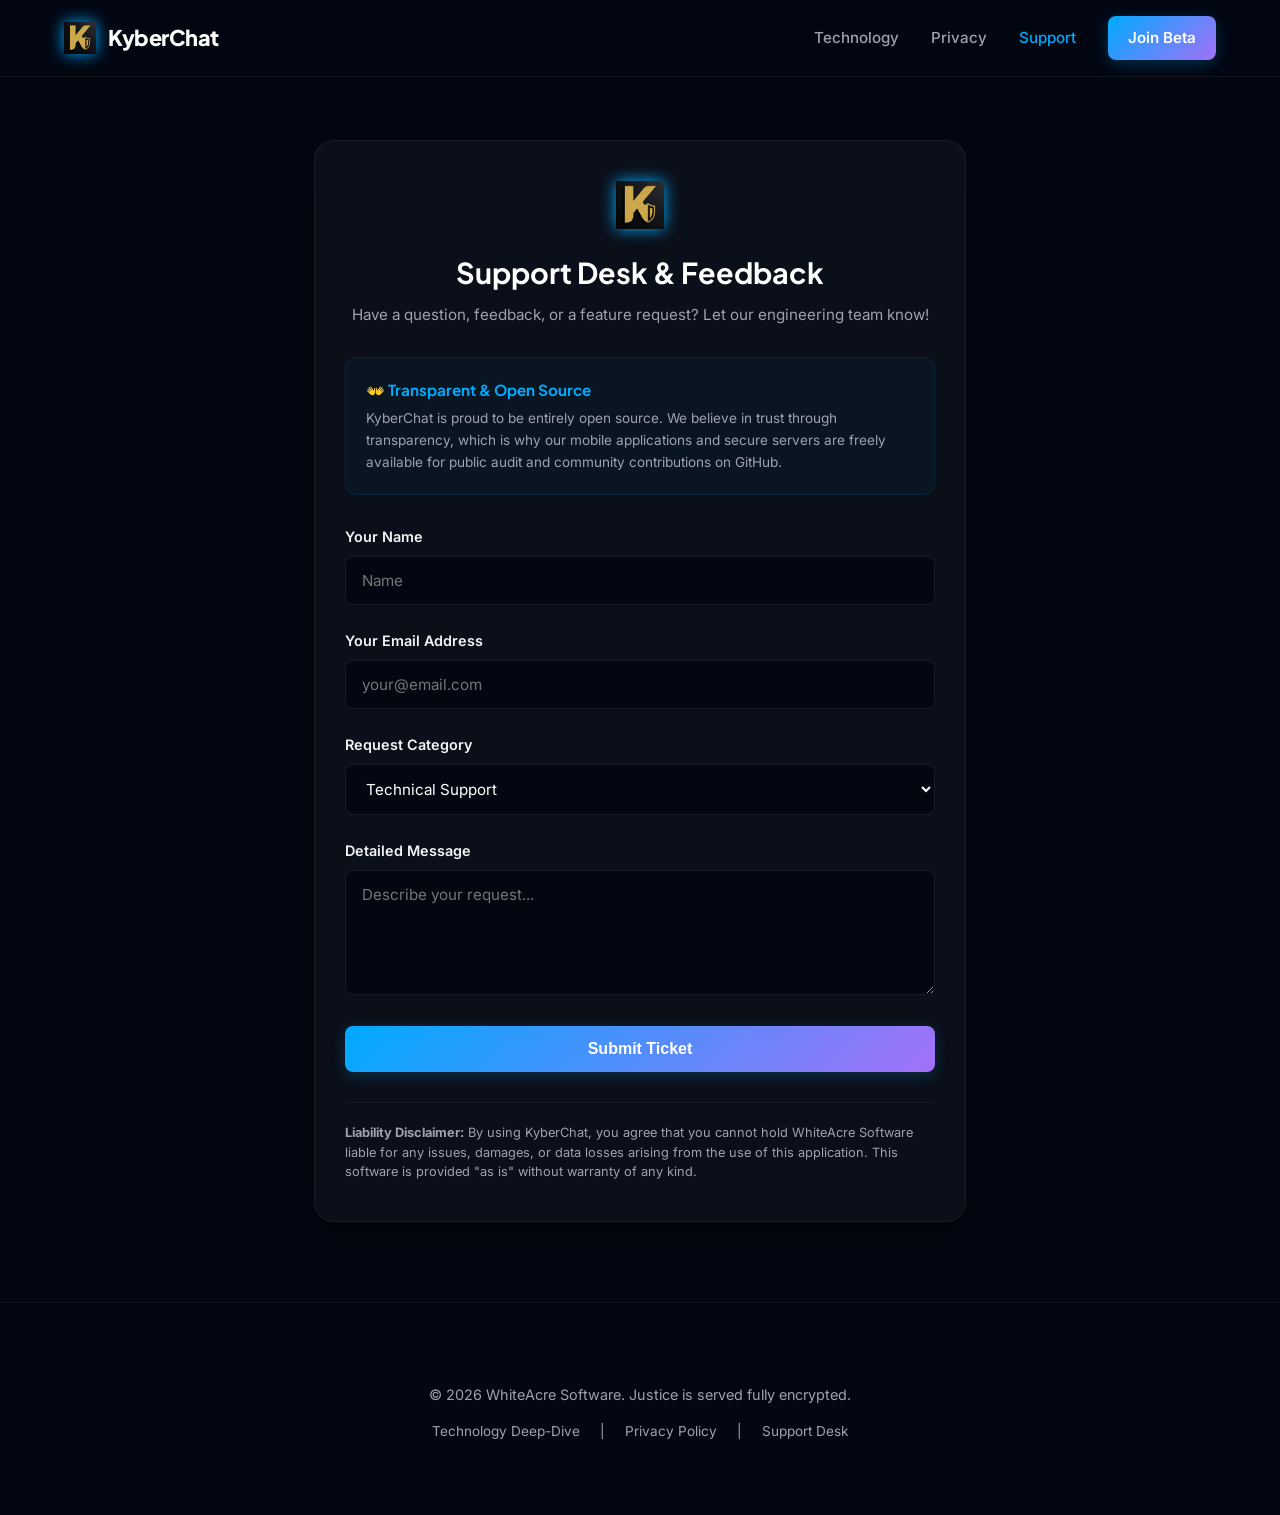
<file: support.html>
<!DOCTYPE html>
<html lang="en">
<head>
    <meta charset="UTF-8">
    <meta name="viewport" content="width=device-width, initial-scale=1.0">
    <title>Support Desk & Help - KyberChat</title>
    <link rel="icon" type="image/x-icon" href="favicon.ico">
    <link rel="stylesheet" href="styles.css">
</head>
<body>

    <!-- Modern Sticky Navbar -->
    <nav class="navbar">
        <div class="container navbar-container">
            <a href="/" class="logo-link">
                <img src="kyberchat_logo.png" alt="KyberChat Logo" class="logo-icon">
                <span class="logo-text">KyberChat</span>
            </a>
            <div class="nav-links">
                <a href="/about">Technology</a>
                <a href="/privacy">Privacy</a>
                <a href="/support" class="active">Support</a>
                <a href="/signup" class="btn-nav-signup">Join Beta</a>
            </div>
        </div>
    </nav>

    <!-- Support Content container -->
    <div class="container form-container" style="max-width: 700px; margin-top: 140px;">
        <div class="form-card" style="padding: 40px 30px;">
            <div style="text-align: center; margin-bottom: 30px;">
                <img src="kyberchat_logo.png" alt="KyberChat Logo" class="logo-icon" style="width: 48px; height: 48px; margin-bottom: 12px;">
                <h1 style="font-family: 'Plus Jakarta Sans', sans-serif; font-size: 1.8rem; color: #fff; margin-bottom: 8px;">Support Desk & Feedback</h1>
                <p style="font-size: 0.95rem; color: var(--text-dim);">Have a question, feedback, or a feature request? Let our engineering team know!</p>
            </div>

            <!-- Open Source Statement -->
            <div style="background: rgba(0,170,255,0.04); border: 1px solid rgba(0,170,255,0.1); border-radius: 12px; padding: 20px; margin-bottom: 30px; text-align: left;">
                <h4 style="color: var(--primary-blue); font-family: 'Plus Jakarta Sans', sans-serif; margin-bottom: 6px; font-size: 0.95rem;">👐 Transparent & Open Source</h4>
                <p style="font-size: 0.85rem; color: var(--text-dim); margin-bottom: 0;">KyberChat is proud to be entirely open source. We believe in trust through transparency, which is why our mobile applications and secure servers are freely available for public audit and community contributions on GitHub.</p>
            </div>

            <!-- Form -->
            <form action="submit_support.php" method="POST">
                <div class="form-group">
                    <label for="name">Your Name</label>
                    <input type="text" id="name" name="name" required placeholder="Name" maxlength="100">
                </div>
                
                <div class="form-group">
                    <label for="email">Your Email Address</label>
                    <input type="email" id="email" name="email" required placeholder="your@email.com" maxlength="255">
                </div>

                <div class="form-group">
                    <label for="type">Request Category</label>
                    <select id="type" name="type" required style="background-color: #030712; color: #fff; border: 1px solid rgba(255,255,255,0.08);">
                        <option value="support">Technical Support</option>
                        <option value="feature">Feature Request</option>
                        <option value="bug">Report a Bug</option>
                    </select>
                </div>

                <div class="form-group">
                    <label for="message">Detailed Message</label>
                    <textarea id="message" name="message" rows="5" required placeholder="Describe your request..." maxlength="2000"></textarea>
                </div>

                <button type="submit" class="btn-submit">Submit Ticket</button>
            </form>

            <!-- Legal Disclaimer Summary -->
            <div style="margin-top: 30px; padding-top: 20px; border-top: 1px solid rgba(255,255,255,0.05); text-align: left;">
                <p style="font-size: 0.8rem; color: var(--text-dim); margin-bottom: 0; line-height: 1.5;">
                    <strong>Liability Disclaimer:</strong> By using KyberChat, you agree that you cannot hold WhiteAcre Software liable for any issues, damages, or data losses arising from the use of this application. This software is provided "as is" without warranty of any kind.
                </p>
            </div>
        </div>
    </div>

    <!-- Beautiful Footer -->
    <footer>
        <div class="container">
            <p>&copy; 2026 WhiteAcre Software. Justice is served fully encrypted.</p>
            <p style="margin-top: 15px; font-size: 0.85rem; display: flex; justify-content: center; gap: 20px;">
                <a href="/about">Technology Deep-Dive</a>
                <span>|</span>
                <a href="/privacy">Privacy Policy</a>
                <span>|</span>
                <a href="/support">Support Desk</a>
            </p>
        </div>
    </footer>

</body>
</html>
</file>
<file: styles.css>
/* 
   KyberChat Modern Consumer Style Guide
   "Justice, security, and breathtaking aesthetics!" - The Tick
*/

@import url('https://fonts.googleapis.com/css2?family=Plus+Jakarta+Sans:wght@400;500;600;700;800&family=Inter:wght@300;400;500;600;700&display=swap');

:root {
    --primary-blue: #00aaff;
    --accent-purple: #a371f7;
    --dark-bg: #030712;
    --card-bg: #0b0f19;
    --card-border: rgba(255, 255, 255, 0.06);
    --text-main: #f3f4f6;
    --text-dim: #9ca3af;
    --accent-glow-blue: rgba(0, 170, 255, 0.15);
    --accent-glow-purple: rgba(163, 113, 247, 0.15);
    --button-gradient: linear-gradient(135deg, var(--primary-blue), var(--accent-purple));
    --card-hover-gradient: linear-gradient(135deg, rgba(0, 170, 255, 0.1), rgba(163, 113, 247, 0.1));
    --navbar-bg: rgba(3, 7, 18, 0.8);
}

* {
    box-sizing: border-box;
    margin: 0;
    padding: 0;
}

body {
    background-color: var(--dark-bg);
    color: var(--text-main);
    font-family: 'Inter', -apple-system, BlinkMacSystemFont, "Segoe UI", Helvetica, Arial, sans-serif;
    line-height: 1.6;
    overflow-x: hidden;
}

/* Scrollbar */
::-webkit-scrollbar {
    width: 8px;
}
::-webkit-scrollbar-track {
    background: var(--dark-bg);
}
::-webkit-scrollbar-thumb {
    background: #1f2937;
    border-radius: 4px;
}
::-webkit-scrollbar-thumb:hover {
    background: #374151;
}

/* Layout Containers */
.container {
    max-width: 1200px;
    margin: 0 auto;
    padding: 0 24px;
}

/* Sticky Navbar */
.navbar {
    position: fixed;
    top: 0;
    left: 0;
    width: 100%;
    z-index: 1000;
    background: var(--navbar-bg);
    backdrop-filter: blur(12px);
    border-bottom: 1px solid rgba(255, 255, 255, 0.05);
    padding: 16px 0;
}

.navbar-container {
    display: flex;
    justify-content: space-between;
    align-items: center;
}

.logo-link {
    display: flex;
    align-items: center;
    gap: 12px;
    text-decoration: none;
    color: #fff;
    font-family: 'Plus Jakarta Sans', sans-serif;
    font-weight: 800;
    font-size: 1.35rem;
    letter-spacing: -0.5px;
}

.logo-icon {
    width: 32px;
    height: 32px;
    filter: drop-shadow(0 0 8px var(--primary-blue));
}

.nav-links {
    display: flex;
    align-items: center;
    gap: 32px;
}

.nav-links a {
    color: var(--text-dim);
    text-decoration: none;
    font-weight: 500;
    font-size: 0.95rem;
    transition: color 0.2s ease;
}

.nav-links a:hover, .nav-links a.active {
    color: var(--primary-blue);
}

.btn-nav-signup {
    padding: 10px 20px;
    background: var(--button-gradient);
    color: #fff !important;
    border-radius: 8px;
    font-weight: 600 !important;
    transition: transform 0.2s ease, box-shadow 0.2s ease !important;
    box-shadow: 0 4px 15px rgba(0, 170, 255, 0.25);
}

.btn-nav-signup:hover {
    transform: translateY(-1px);
    box-shadow: 0 6px 20px rgba(0, 170, 255, 0.4);
}

/* Hero Section */
.hero {
    position: relative;
    padding: 180px 0 100px;
    text-align: center;
    background: radial-gradient(circle at 50% 10%, rgba(0, 170, 255, 0.08) 0%, transparent 60%);
}

.hero-glow {
    position: absolute;
    top: 10%;
    left: 50%;
    transform: translate(-50%, -50%);
    width: 500px;
    height: 250px;
    background: radial-gradient(ellipse, var(--accent-glow-blue) 0%, transparent 70%);
    filter: blur(40px);
    pointer-events: none;
    z-index: 1;
}

.badge-new {
    display: inline-flex;
    align-items: center;
    gap: 8px;
    padding: 6px 16px;
    background: rgba(0, 170, 255, 0.08);
    border: 1px solid rgba(0, 170, 255, 0.2);
    border-radius: 100px;
    color: var(--primary-blue);
    font-size: 0.85rem;
    font-weight: 600;
    margin-bottom: 24px;
    text-transform: uppercase;
    letter-spacing: 0.5px;
}

.hero h1 {
    font-family: 'Plus Jakarta Sans', sans-serif;
    font-size: 4rem;
    font-weight: 800;
    line-height: 1.15;
    letter-spacing: -1.5px;
    color: #fff;
    margin-bottom: 24px;
    max-width: 900px;
    margin-left: auto;
    margin-right: auto;
}

.hero h1 span {
    background: linear-gradient(135deg, var(--primary-blue), #818cf8, var(--accent-purple));
    -webkit-background-clip: text;
    -webkit-text-fill-color: transparent;
}

.hero-description {
    font-size: 1.25rem;
    color: var(--text-dim);
    max-width: 650px;
    margin: 0 auto 40px;
}

.hero-actions {
    display: flex;
    justify-content: center;
    gap: 16px;
    flex-wrap: wrap;
    position: relative;
    z-index: 2;
}

.btn-primary {
    display: inline-block;
    padding: 14px 32px;
    background: var(--button-gradient);
    color: #fff;
    text-decoration: none;
    border-radius: 8px;
    font-weight: 600;
    font-size: 1rem;
    transition: transform 0.2s ease, box-shadow 0.2s ease;
    box-shadow: 0 4px 20px rgba(0, 170, 255, 0.3);
}

.btn-primary:hover {
    transform: translateY(-2px);
    box-shadow: 0 8px 30px rgba(0, 170, 255, 0.5);
}

.btn-secondary {
    display: inline-block;
    padding: 14px 32px;
    background: rgba(255, 255, 255, 0.04);
    color: #fff;
    text-decoration: none;
    border: 1px solid rgba(255, 255, 255, 0.1);
    border-radius: 8px;
    font-weight: 600;
    font-size: 1rem;
    transition: background 0.2s ease, border-color 0.2s ease, transform 0.2s ease;
}

.btn-secondary:hover {
    background: rgba(255, 255, 255, 0.08);
    border-color: rgba(255, 255, 255, 0.2);
    transform: translateY(-2px);
}

/* Interactive Device Mockup Frame */
.mockup-container {
    margin-top: 60px;
    perspective: 1000px;
    display: flex;
    justify-content: center;
}

.app-mockup {
    width: 100%;
    max-width: 800px;
    background: linear-gradient(135deg, #111827, #0b0f19);
    border: 1px solid rgba(255, 255, 255, 0.08);
    border-radius: 16px;
    padding: 12px;
    box-shadow: 0 20px 50px rgba(0, 0, 0, 0.5), 0 0 40px rgba(0, 170, 255, 0.05);
    transform: rotateX(5deg);
    transition: transform 0.5s ease;
}

.app-mockup:hover {
    transform: rotateX(0deg) scale(1.01);
}

.mockup-inner {
    background-color: #030712;
    border-radius: 10px;
    overflow: hidden;
    aspect-ratio: 16/9;
    border: 1px solid rgba(255, 255, 255, 0.04);
    display: flex;
}

/* Simulated App Interface inside mockup */
.mockup-sidebar {
    width: 25%;
    border-right: 1px solid rgba(255, 255, 255, 0.05);
    background: #090d16;
    padding: 15px;
    display: flex;
    flex-direction: column;
    gap: 10px;
}

.mockup-bar {
    height: 10px;
    background: rgba(255, 255, 255, 0.05);
    border-radius: 5px;
}

.mockup-bar.active {
    background: var(--primary-blue);
    width: 60%;
}

.mockup-user-item {
    display: flex;
    align-items: center;
    gap: 10px;
    padding: 8px;
    background: rgba(255,255,255,0.02);
    border-radius: 6px;
}

.mockup-avatar {
    width: 24px;
    height: 24px;
    border-radius: 50%;
    background: #1f2937;
}

.mockup-avatar.active {
    background: var(--button-gradient);
}

.mockup-chat {
    flex: 1;
    display: flex;
    flex-direction: column;
    justify-content: space-between;
    padding: 20px;
    background: #050811;
}

.mockup-chat-header {
    display: flex;
    justify-content: space-between;
    align-items: center;
    border-bottom: 1px solid rgba(255, 255, 255, 0.05);
    padding-bottom: 10px;
}

.mockup-chat-messages {
    display: flex;
    flex-direction: column;
    gap: 12px;
    margin: 20px 0;
    flex-grow: 1;
    justify-content: flex-end;
}

.mockup-msg {
    max-width: 70%;
    padding: 10px 14px;
    border-radius: 12px;
    font-size: 0.85rem;
}

.mockup-msg.left {
    background: #111827;
    align-self: flex-start;
    border-bottom-left-radius: 2px;
}

.mockup-msg.right {
    background: var(--primary-blue);
    color: #000;
    font-weight: 600;
    align-self: flex-end;
    border-bottom-right-radius: 2px;
}

.mockup-timer-badge {
    display: inline-block;
    font-size: 10px;
    color: var(--accent-purple);
    margin-top: 4px;
}

.mockup-chat-input {
    display: flex;
    gap: 10px;
    border-top: 1px solid rgba(255, 255, 255, 0.05);
    padding-top: 12px;
}

/* Section Header Styles */
.section-header {
    text-align: center;
    max-width: 600px;
    margin: 0 auto 60px;
}

.section-header h2 {
    font-family: 'Plus Jakarta Sans', sans-serif;
    font-size: 2.5rem;
    font-weight: 800;
    color: #fff;
    letter-spacing: -1px;
    margin-bottom: 16px;
    display: block;
    text-align: center;
}

.section-header h2::before {
    display: none;
}

.section-header p {
    font-size: 1.1rem;
    color: var(--text-dim);
}

/* Core Values / Features Grid */
.features-grid {
    display: grid;
    grid-template-columns: repeat(auto-fit, minmax(320px, 1fr));
    gap: 30px;
    margin-bottom: 80px;
}

.feature-card {
    background-color: var(--card-bg);
    border: 1px solid var(--card-border);
    border-radius: 16px;
    padding: 40px 32px;
    transition: transform 0.25s ease, border-color 0.25s ease, box-shadow 0.25s ease;
    display: flex;
    flex-direction: column;
    gap: 16px;
}

.feature-card:hover {
    transform: translateY(-4px);
    border-color: rgba(0, 170, 255, 0.3);
    box-shadow: 0 12px 30px rgba(0, 170, 255, 0.08);
}

.feature-icon-wrapper {
    width: 48px;
    height: 48px;
    border-radius: 12px;
    display: flex;
    align-items: center;
    justify-content: center;
    background: rgba(0, 170, 255, 0.08);
    color: var(--primary-blue);
    font-size: 1.5rem;
    font-weight: bold;
    border: 1px solid rgba(0, 170, 255, 0.15);
}

.feature-card.purple .feature-icon-wrapper {
    background: rgba(163, 113, 247, 0.08);
    color: var(--accent-purple);
    border-color: rgba(163, 113, 247, 0.15);
}

.feature-card h3 {
    font-family: 'Plus Jakarta Sans', sans-serif;
    font-size: 1.35rem;
    font-weight: 700;
    color: #fff;
}

.feature-card p {
    color: var(--text-dim);
    font-size: 0.95rem;
    line-height: 1.6;
    margin-bottom: 0;
}

/* Feature Details Side-by-Side Row */
.detail-row {
    display: flex;
    align-items: center;
    gap: 60px;
    margin: 120px 0;
}

.detail-row.reverse {
    flex-direction: row-reverse;
}

.detail-content {
    flex: 1;
}

.detail-content h2 {
    font-family: 'Plus Jakarta Sans', sans-serif;
    font-size: 2.25rem;
    font-weight: 800;
    color: #fff;
    letter-spacing: -0.5px;
    margin-bottom: 20px;
    display: block;
}

.detail-content h2::before {
    display: none;
}

.detail-content p {
    font-size: 1.05rem;
    color: var(--text-dim);
    margin-bottom: 24px;
}

.detail-feature-list {
    display: flex;
    flex-direction: column;
    gap: 16px;
    margin-bottom: 30px;
}

.detail-list-item {
    display: flex;
    align-items: flex-start;
    gap: 12px;
    font-size: 0.95rem;
    color: var(--text-main);
}

.detail-list-icon {
    color: var(--primary-blue);
    font-weight: bold;
    font-size: 1.1rem;
    line-height: 1;
}

.detail-image-panel {
    flex: 1;
    background: radial-gradient(circle at center, rgba(163, 113, 247, 0.08) 0%, transparent 70%);
    display: flex;
    justify-content: center;
    position: relative;
}

.detail-image-box {
    width: 100%;
    max-width: 450px;
    background: #0b0f19;
    border: 1px solid var(--card-border);
    border-radius: 16px;
    padding: 24px;
    box-shadow: 0 15px 35px rgba(0,0,0,0.4);
}

/* Account Flexibility Selector Visual */
.account-choice-split {
    display: flex;
    gap: 20px;
    margin-top: 15px;
}

.choice-box {
    flex: 1;
    padding: 16px;
    border-radius: 12px;
    background: rgba(255,255,255,0.02);
    border: 1px solid rgba(255,255,255,0.05);
    text-align: center;
}

.choice-box.blue {
    border-color: rgba(0,170,255,0.15);
    background: rgba(0,170,255,0.02);
}

.choice-box.purple {
    border-color: rgba(163,113,247,0.15);
    background: rgba(163,113,247,0.02);
}

.choice-title {
    font-size: 0.9rem;
    font-weight: 700;
    margin-bottom: 6px;
    text-transform: uppercase;
    letter-spacing: 0.5px;
}

.choice-box.blue .choice-title { color: var(--primary-blue); }
.choice-box.purple .choice-title { color: var(--accent-purple); }

.choice-desc {
    font-size: 0.8rem;
    color: var(--text-dim);
}

/* Call to Action Banner */
.cta-banner {
    background: radial-gradient(circle at 10% 10%, rgba(0,170,255,0.12), transparent), radial-gradient(circle at 90% 90%, rgba(163,113,247,0.12), transparent);
    background-color: var(--card-bg);
    border: 1px solid var(--card-border);
    border-radius: 24px;
    padding: 60px 40px;
    text-align: center;
    margin: 80px 0 120px;
    position: relative;
    overflow: hidden;
}

.cta-banner-glow {
    position: absolute;
    width: 300px;
    height: 300px;
    background: var(--accent-glow-blue);
    filter: blur(80px);
    border-radius: 50%;
    top: -150px;
    left: -150px;
}

.cta-banner h2 {
    font-family: 'Plus Jakarta Sans', sans-serif;
    font-size: 2.25rem;
    font-weight: 800;
    color: #fff;
    margin-bottom: 16px;
    display: block;
}

.cta-banner h2::before { display: none; }

.cta-banner p {
    font-size: 1.15rem;
    color: var(--text-dim);
    max-width: 600px;
    margin: 0 auto 32px;
}

/* Form Styles (Support & Signup) */
.form-container {
    max-width: 600px;
    margin: 140px auto 80px;
}

.form-card {
    background: var(--card-bg);
    border: 1px solid var(--card-border);
    border-radius: 20px;
    padding: 40px;
    box-shadow: 0 15px 35px rgba(0,0,0,0.3);
}

.form-group {
    margin-bottom: 24px;
    text-align: left;
}

.form-group label {
    display: block;
    font-size: 0.9rem;
    font-weight: 600;
    color: var(--text-main);
    margin-bottom: 8px;
}

.form-group input, .form-group textarea, .form-group select {
    width: 100%;
    padding: 14px 16px;
    background-color: #030712;
    border: 1px solid rgba(255, 255, 255, 0.08);
    border-radius: 8px;
    color: #fff;
    font-family: 'Inter', sans-serif;
    font-size: 0.95rem;
    transition: border-color 0.2s ease, box-shadow 0.2s ease;
}

.form-group input:focus, .form-group textarea:focus, .form-group select:focus {
    outline: none;
    border-color: var(--primary-blue);
    box-shadow: 0 0 0 3px rgba(0, 170, 255, 0.15);
}

/* Segmented Control / Radio Button Selectors */
.platform-selector {
    display: flex;
    gap: 12px;
    margin-bottom: 10px;
}

.platform-radio-btn {
    flex: 1;
    position: relative;
}

.platform-radio-btn input {
    position: absolute;
    opacity: 0;
    width: 0;
    height: 0;
}

.platform-label {
    display: flex;
    align-items: center;
    justify-content: center;
    gap: 10px;
    padding: 14px;
    background: #030712;
    border: 1px solid rgba(255, 255, 255, 0.08);
    border-radius: 8px;
    cursor: pointer;
    font-weight: 600;
    color: var(--text-dim);
    transition: all 0.2s ease;
}

.platform-radio-btn input:checked + .platform-label {
    background: rgba(0, 170, 255, 0.08);
    border-color: var(--primary-blue);
    color: #fff;
    box-shadow: 0 0 0 3px rgba(0, 170, 255, 0.1);
}

/* Submit buttons */
.btn-submit {
    display: block;
    width: 100%;
    padding: 14px;
    background: var(--button-gradient);
    color: #fff;
    border: none;
    border-radius: 8px;
    font-size: 1rem;
    font-weight: 700;
    cursor: pointer;
    box-shadow: 0 4px 15px rgba(0, 170, 255, 0.2);
    transition: transform 0.2s ease, box-shadow 0.2s ease;
}

.btn-submit:hover {
    transform: translateY(-1px);
    box-shadow: 0 6px 20px rgba(0, 170, 255, 0.35);
}

/* Badges and Tech specs */
.badges {
    display: flex;
    flex-wrap: wrap;
    gap: 8px;
    margin-top: 15px;
}

.badge {
    display: inline-block;
    padding: 6px 14px;
    background-color: rgba(0, 170, 255, 0.08);
    color: var(--primary-blue);
    border: 1px solid rgba(0, 170, 255, 0.2);
    border-radius: 20px;
    font-size: 0.8rem;
    font-weight: 600;
}

.pqc-badge {
    background-color: rgba(163, 113, 247, 0.08);
    color: var(--accent-purple);
    border: 1px solid rgba(163, 113, 247, 0.2);
}

/* Math blocks & Pre */
.math-block {
    text-align: center;
    font-family: monospace;
    font-size: 1.1rem;
    padding: 16px;
    background: rgba(0,0,0,0.3);
    border-radius: 8px;
    margin: 15px 0;
    color: var(--primary-blue);
}

pre {
    background-color: #030712;
    padding: 24px;
    border-radius: 10px;
    overflow-x: auto;
    margin: 24px 0;
    border: 1px solid rgba(255, 255, 255, 0.05);
}

pre code {
    background-color: transparent;
    padding: 0;
    color: #d1d5da;
    font-family: Consolas, Monaco, monospace;
    font-size: 0.9rem;
}

/* General Footer */
footer {
    text-align: center;
    padding: 80px 0 60px;
    color: var(--text-dim);
    font-size: 0.9rem;
    border-top: 1px solid rgba(255, 255, 255, 0.05);
}

footer p {
    margin-bottom: 12px;
}

footer a {
    color: var(--text-dim);
    text-decoration: none;
    transition: color 0.2s ease;
}

footer a:hover {
    color: var(--primary-blue);
}

/* Form confirmation layouts */
.success-card {
    text-align: center;
}

.success-icon {
    width: 64px;
    height: 64px;
    background: rgba(16, 185, 129, 0.1);
    border: 1px solid rgba(16, 185, 129, 0.2);
    color: #10b981;
    border-radius: 50%;
    display: flex;
    align-items: center;
    justify-content: center;
    font-size: 2rem;
    margin: 0 auto 20px;
}

/* Technical view wrapper */
.tech-spec-container {
    max-width: 800px;
    margin: 140px auto 80px;
}

.tech-spec-container h1 {
    font-family: 'Plus Jakarta Sans', sans-serif;
    font-size: 2.75rem;
    font-weight: 800;
    color: #fff;
    margin-bottom: 16px;
    letter-spacing: -1px;
}

.tech-section {
    margin-top: 50px;
}

.tech-section h2 {
    font-family: 'Plus Jakarta Sans', sans-serif;
    font-size: 1.75rem;
    font-weight: 700;
    color: #fff;
    margin-bottom: 20px;
    display: block;
}

.tech-section h2::before { display: none; }

.tech-section p {
    color: var(--text-dim);
    margin-bottom: 20px;
}

/* Responsive adjust */
@media (max-width: 900px) {
    .navbar {
        padding: 12px 0;
    }
    .nav-links {
        gap: 16px;
    }
    .hero {
        padding: 140px 0 80px;
    }
    .hero h1 {
        font-size: 2.75rem;
        letter-spacing: -1px;
    }
    .detail-row, .detail-row.reverse {
        flex-direction: column;
        gap: 40px;
        margin: 80px 0;
    }
    .section-header h2 {
        font-size: 2rem;
    }
}

@media (max-width: 600px) {
    .logo-text {
        display: none;
    }
    .nav-links {
        gap: 12px;
    }
    .btn-nav-signup {
        padding: 8px 12px;
        font-size: 0.85rem;
    }
    .hero-actions {
        flex-direction: column;
        align-items: stretch;
    }
    .btn-primary, .btn-secondary {
        text-align: center;
    }
    .app-mockup {
        transform: none !important;
    }
    .mockup-inner {
        aspect-ratio: auto;
        flex-direction: column;
        height: 450px;
    }
    .mockup-sidebar {
        width: 100%;
        height: 35%;
        border-right: none;
        border-bottom: 1px solid rgba(255,255,255,0.05);
    }
    .mockup-chat {
        height: 65%;
    }
}
</file>
